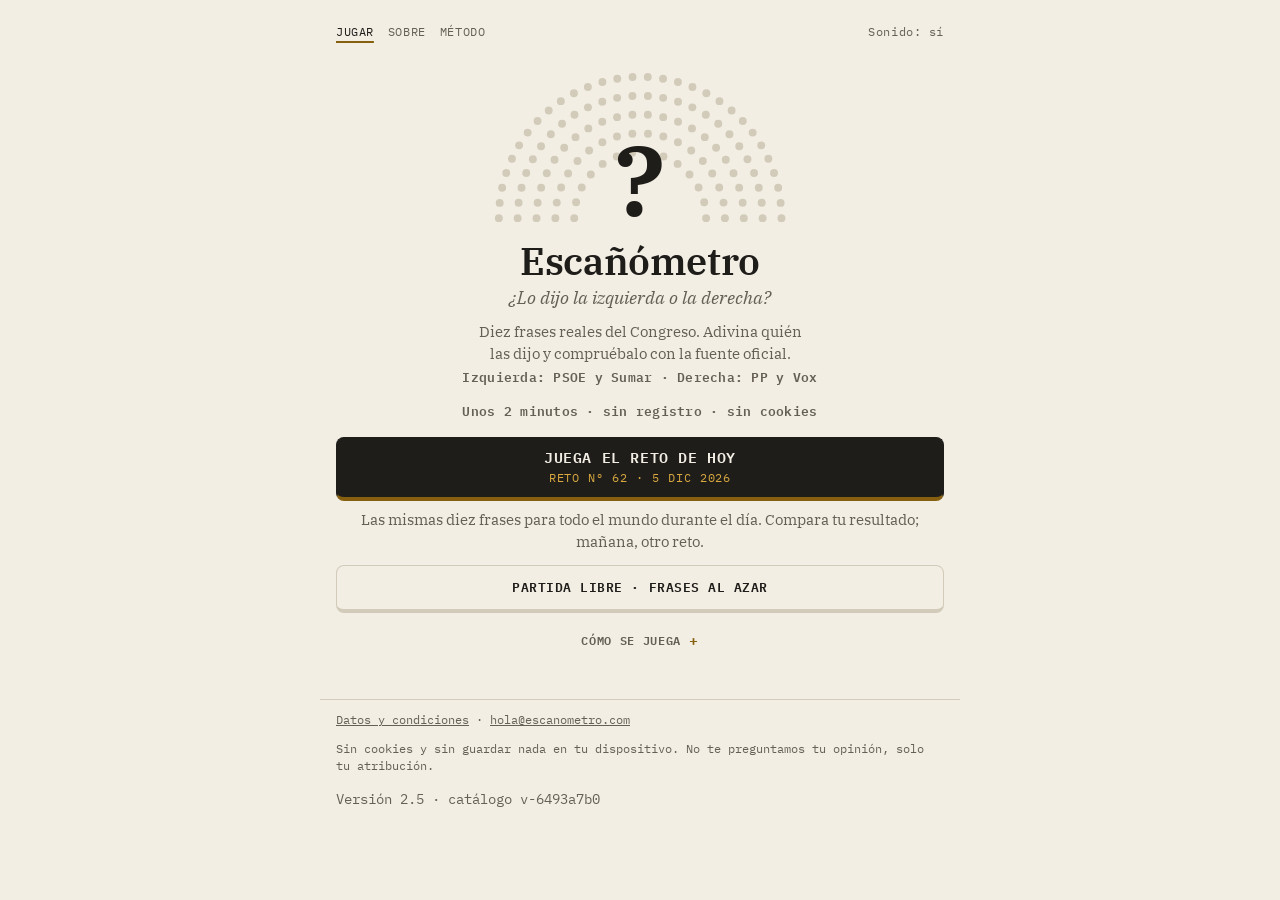
<file: web/index.html>
<!doctype html>
<html lang="es">
<head>
  <meta charset="utf-8">
  <meta name="viewport" content="width=device-width, initial-scale=1">
  <link rel="canonical" href="https://escanometro.com/">
  <script type="application/ld+json">
  {"@context": "https://schema.org", "@graph": [
   {"@type": "WebSite", "@id": "https://escanometro.com/#sitio", "name": "Escañómetro",
    "alternateName": "Escanometro", "url": "https://escanometro.com/", "inLanguage": "es-ES"},
   {"@type": "WebApplication", "name": "Escañómetro", "isPartOf": {"@id": "https://escanometro.com/#sitio"},
    "url": "https://escanometro.com/", "inLanguage": "es-ES",
    "applicationCategory": "GameApplication", "operatingSystem": "Cualquiera (navegador web)",
    "isAccessibleForFree": true, "offers": {"@type": "Offer", "price": "0", "priceCurrency": "EUR"},
    "spatialCoverage": {"@type": "Country", "name": "España"},
    "description": "Frases literales del Diario de Sesiones del Congreso de los Diputados de España sobre vivienda, sanidad y pensiones. El jugador adivina si las dijo la izquierda (PSOE, Sumar) o la derecha (PP, Vox) y lo comprueba con la fuente oficial."}
  ]}
  </script>
  <title>Escañómetro: ¿lo dijo la izquierda o la derecha?</title>
  <meta name="description" content="Escañómetro: frases reales del Congreso de los Diputados de España sobre vivienda, sanidad y pensiones. ¿Las dijo la izquierda o la derecha? Juega y compruébalo con la fuente oficial.">
  <meta property="og:type" content="website">
  <meta property="og:locale" content="es_ES">
  <meta property="og:site_name" content="Escañómetro">
  <meta property="og:title" content="Escañómetro: ¿lo dijo la izquierda o la derecha?">
  <meta property="og:description" content="Frases reales del Congreso de los Diputados de España. Desliza cada una hacia el bloque que crees que la dijo, apuesta y compruébalo con la fuente oficial.">
  <meta property="og:url" content="https://escanometro.com/">
  <meta property="og:image" content="https://escanometro.com/og.png">
  <meta property="og:image:width" content="1200">
  <meta property="og:image:height" content="630">
  <meta property="og:image:alt" content="Escañómetro. Congreso de los Diputados, España. ¿Lo dijo la izquierda o la derecha? Un hemiciclo con un interrogante.">
  <meta name="twitter:card" content="summary_large_image">
  <link rel="stylesheet" href="style.css">
  <link rel="icon" href="/favicon.ico" sizes="48x48">
  <link rel="icon" href="/favicon-96.png" type="image/png" sizes="96x96">
  <link rel="apple-touch-icon" href="apple-touch-icon.png">
  <link rel="manifest" href="manifest.webmanifest">
  <meta name="theme-color" content="#F2EEE4" media="(prefers-color-scheme: light)">
  <meta name="theme-color" content="#171614" media="(prefers-color-scheme: dark)">
</head>
<body>
  <nav class="menu">
    <a href="./" aria-current="page">Jugar</a><a href="sobre.html">Sobre</a><a href="metodologia.html">Método</a>
    <button id="sonido" class="sonido" aria-pressed="true" title="Activar o silenciar el sonido y la vibración">Sonido: sí</button>
  </nav>

  <main id="app">
    <section id="inicio" class="pantalla">
      <svg id="logo" class="logo" viewBox="0 0 340 190" role="img" aria-label="Escañómetro"></svg>
      <h1>Escañómetro</h1>
      <p class="lema">¿Lo dijo la izquierda o la derecha?</p>
      <p class="entrada">Diez frases reales del Congreso. Adivina quién las dijo y compruébalo con la fuente oficial.</p>
      <p class="leyenda">Izquierda: PSOE y Sumar · Derecha: PP y Vox</p>
      <p class="leyenda">Unos 2 minutos · sin registro · sin cookies</p>
      <div id="error-catalogo" class="error-catalogo" hidden>
        <p id="error-rotulo" class="error-rotulo"></p>
        <p id="error-texto" class="error-texto"></p>
        <button id="reintentar" class="tecla principal">Reintentar</button>
      </div>
      <button id="empezar" class="tecla principal reto-boton"><span>Juega el reto de hoy</span><small id="reto-num">Reto nº 1</small></button>
      <p class="reto-explica">Las mismas diez frases para todo el mundo durante el día. Compara tu resultado; mañana, otro reto.</p>
      <button id="libre" class="tecla libre-boton">Partida libre · frases al azar</button>
      <details class="como">
        <summary>Cómo se juega</summary>
        <div class="como-texto">
          <p>Desliza cada ficha hacia el bloque que crees que la dijo y mira la aguja: un poco es
             <b>creo que</b>, hasta el fondo es <b>seguro</b>.</p>
          <p class="regla"><span>Creo que</span> acierto +1 · fallo 0<br><span>Seguro</span> acierto +2 · fallo −2</p>
          <p class="nota">Frases sobre sanidad, vivienda y pensiones de la XV Legislatura (2023-2026).
             Cada una enlaza a su fuente oficial.</p>
        </div>
      </details>
    </section>

    <section id="juego" class="pantalla" hidden>
      <header class="visor">
        <span><span id="contador">FRASE 01/10</span> · <span id="marcador-vivo" class="marcador-vivo">0 pts</span></span>
        <ol id="progreso" class="progreso" aria-label="Progreso de la ronda"></ol>
        <span id="lectura" aria-live="polite">EN REPOSO</span>
      </header>
      <div class="esfera">
        <svg id="medidor" class="medidor" viewBox="0 0 340 196" aria-hidden="true"></svg>
        <p class="placa" aria-hidden="true">Escañómetro · Mod. XV</p>
      </div>

      <article id="tarjeta" tabindex="0" aria-label="Frase. Desliza a izquierda o derecha.">
        <span id="tema" class="pestana"></span>
        <div id="giro">
          <div class="cara frente">
            <div class="ficha-cab"><span>Diario de Sesiones</span><span id="registro-num"></span></div>
            <blockquote id="frase" class="frase"></blockquote>
            <div class="ficha-pie"><span id="ficha-num"></span><span>Congreso de los Diputados</span></div>
          </div>
          <div class="cara dorso">
            <div class="ficha-cab"><span>Registro</span><span id="tema-dorso"></span></div>
            <blockquote id="frase-dorso" class="frase-dorso"></blockquote>
            <div class="registro-fila">
              <dl class="registro">
                <dt>Lo dijo</dt><dd id="autor"></dd>
                <dt>Grupo</dt><dd id="bloque"></dd>
                <dt>Fecha</dt><dd id="fecha"></dd>
                <dt>Tu apuesta</dt><dd id="apuesta"></dd>
              </dl>
              <div id="sello" class="sello"></div>
              <figure id="retrato" class="retrato" hidden>
                <figcaption>Foto: Congreso</figcaption>
              </figure>
            </div>
            <div class="dorso-pie">
              <a id="fuente" class="fuente" target="_blank" rel="noopener">Leer en el Diario de Sesiones ↗</a>
              <button id="abrir-aviso" class="enlace aviso-enlace" type="button">¿Error en esta frase?</button>
            </div>
          </div>
        </div>
      </article>

      <div id="botones-lado" class="teclado">
        <button class="tecla" data-lado="IZQ" data-confianza="2" aria-label="Seguro: izquierda"><small><span class="flecha" aria-hidden="true">«</span>Seguro</small>Izquierda</button>
        <button class="tecla" data-lado="IZQ" data-confianza="1" aria-label="Creo que: izquierda"><small><span class="flecha" aria-hidden="true">‹</span>Creo que</small>Izquierda</button>
        <button class="tecla" data-lado="DER" data-confianza="1" aria-label="Creo que: derecha"><small>Creo que<span class="flecha" aria-hidden="true">›</span></small>Derecha</button>
        <button class="tecla" data-lado="DER" data-confianza="2" aria-label="Seguro: derecha"><small>Seguro<span class="flecha" aria-hidden="true">»</span></small>Derecha</button>
      </div>
      <div id="revelacion" hidden>
        <button id="siguiente" class="tecla principal">Siguiente</button>
      </div>
      <p id="pista-gesto" class="pista-gesto" hidden>Desliza la ficha · poco = creo que · al fondo = seguro</p>
      <p class="teclas-ayuda">
        <span><kbd>←</kbd><kbd>→</kbd> creo que</span>
        <span><kbd class="ancha">⇧ Mayús</kbd>+<kbd>←</kbd><kbd>→</kbd> seguro</span>
        <span><kbd class="ancha">Intro ↵</kbd> siguiente</span>
      </p>
      <p class="terminar"><button id="terminar" class="enlace">Terminar y ver mi puntuación</button></p>
    </section>

    <section id="final" class="pantalla" hidden>
      <header class="visor"><span>Resultado</span><span id="final-version"></span></header>
      <div id="titulo-final" class="titulo-final" hidden>
        <p class="titulo-sello" id="titulo-sello"></p>
        <p class="titulo-texto" id="titulo-texto"></p>
      </div>
      <div class="marcador">
        <div><span class="etq">Puntos</span><span id="puntuacion" class="cifra"></span></div>
        <div><span class="etq">Aciertos</span><span id="aciertos-final" class="cifra"></span></div>
        <div><span class="etq">Fallos seguro</span><span id="fallos-final" class="cifra"></span></div>
      </div>
      <p id="tira" class="tira" aria-label="Resumen de la partida"></p>
      <div id="por-tema" class="por-tema" hidden>
        <p class="por-tema-rotulo">Dónde aciertas y dónde te engañan</p>
        <ul id="por-tema-filas" class="por-tema-filas"></ul>
        <p id="por-tema-frase" class="por-tema-frase"></p>
      </div>
      <p id="resumen" class="resumen"></p>
      <p id="percentil" class="nota"></p>
      <p id="manana" class="nota manana" hidden></p>
      <p id="aviso-repeticion" class="nota destacado" hidden></p>
      <div class="acciones">
        <button id="compartir" class="tecla">Compartir</button>
        <button id="otra" class="tecla principal">Partida libre</button>
      </div>
      <button id="guardar-imagen" class="enlace guardar-imagen">Guardar la imagen del resultado</button>
      <div id="sorpresa" class="sorpresa" hidden>
        <p class="sorpresa-rotulo">Tu sorpresa</p>
        <p id="sorpresa-texto" class="sorpresa-texto"></p>
        <button id="compartir-sorpresa" class="tecla">Compartir mi sorpresa</button>
        <p id="sorpresa-nota" class="nota"></p>
      </div>
      <p id="copiado" class="nota" aria-live="polite"></p>
      <div id="repaso" class="repaso" hidden>
        <h2 class="repaso-titulo">Repaso de la partida</h2>
        <ol id="repaso-lista" class="repaso-lista"></ol>
      </div>
    </section>
  </main>

  <dialog id="dialogo-aviso" class="dialogo">
    <form id="form-aviso" method="dialog">
      <h2>Avisar de un error</h2>
      <p class="nota">Anónimo: no pedimos tu correo ni ningún dato tuyo. Comprobamos la frase
         contra el Diario de Sesiones y la corregimos o la retiramos.</p>
      <fieldset>
        <legend>¿Qué falla?</legend>
        <label><input type="radio" name="motivo" value="atribucion" required> No lo dijo esa persona</label>
        <label><input type="radio" name="motivo" value="transcripcion"> El texto no es exacto</label>
        <label><input type="radio" name="motivo" value="contexto"> Fuera de contexto cambia el sentido</label>
        <label><input type="radio" name="motivo" value="otro"> Otra cosa</label>
      </fieldset>
      <label class="campo">Detalle (opcional, no incluyas datos personales)
        <textarea name="texto" maxlength="500" rows="3"></textarea>
      </label>
      <p id="aviso-estado" class="nota" aria-live="polite"></p>
      <div class="acciones">
        <button type="button" id="cancelar-aviso" class="tecla">Cancelar</button>
        <button type="submit" id="enviar-aviso" class="tecla principal">Enviar aviso</button>
      </div>
    </form>
  </dialog>

  <footer>
    <p><a href="datos.html">Datos y condiciones</a> · <a href="mailto:hola@escanometro.com">hola@escanometro.com</a></p>
    <p>Sin cookies y sin guardar nada en tu dispositivo. No te preguntamos tu opinión, solo tu atribución.</p>
    <p id="version" class="nota"></p>
  </footer>
  <script src="medir.js" defer></script>
  <script src="app.js"></script>
</body>
</html>
</file>
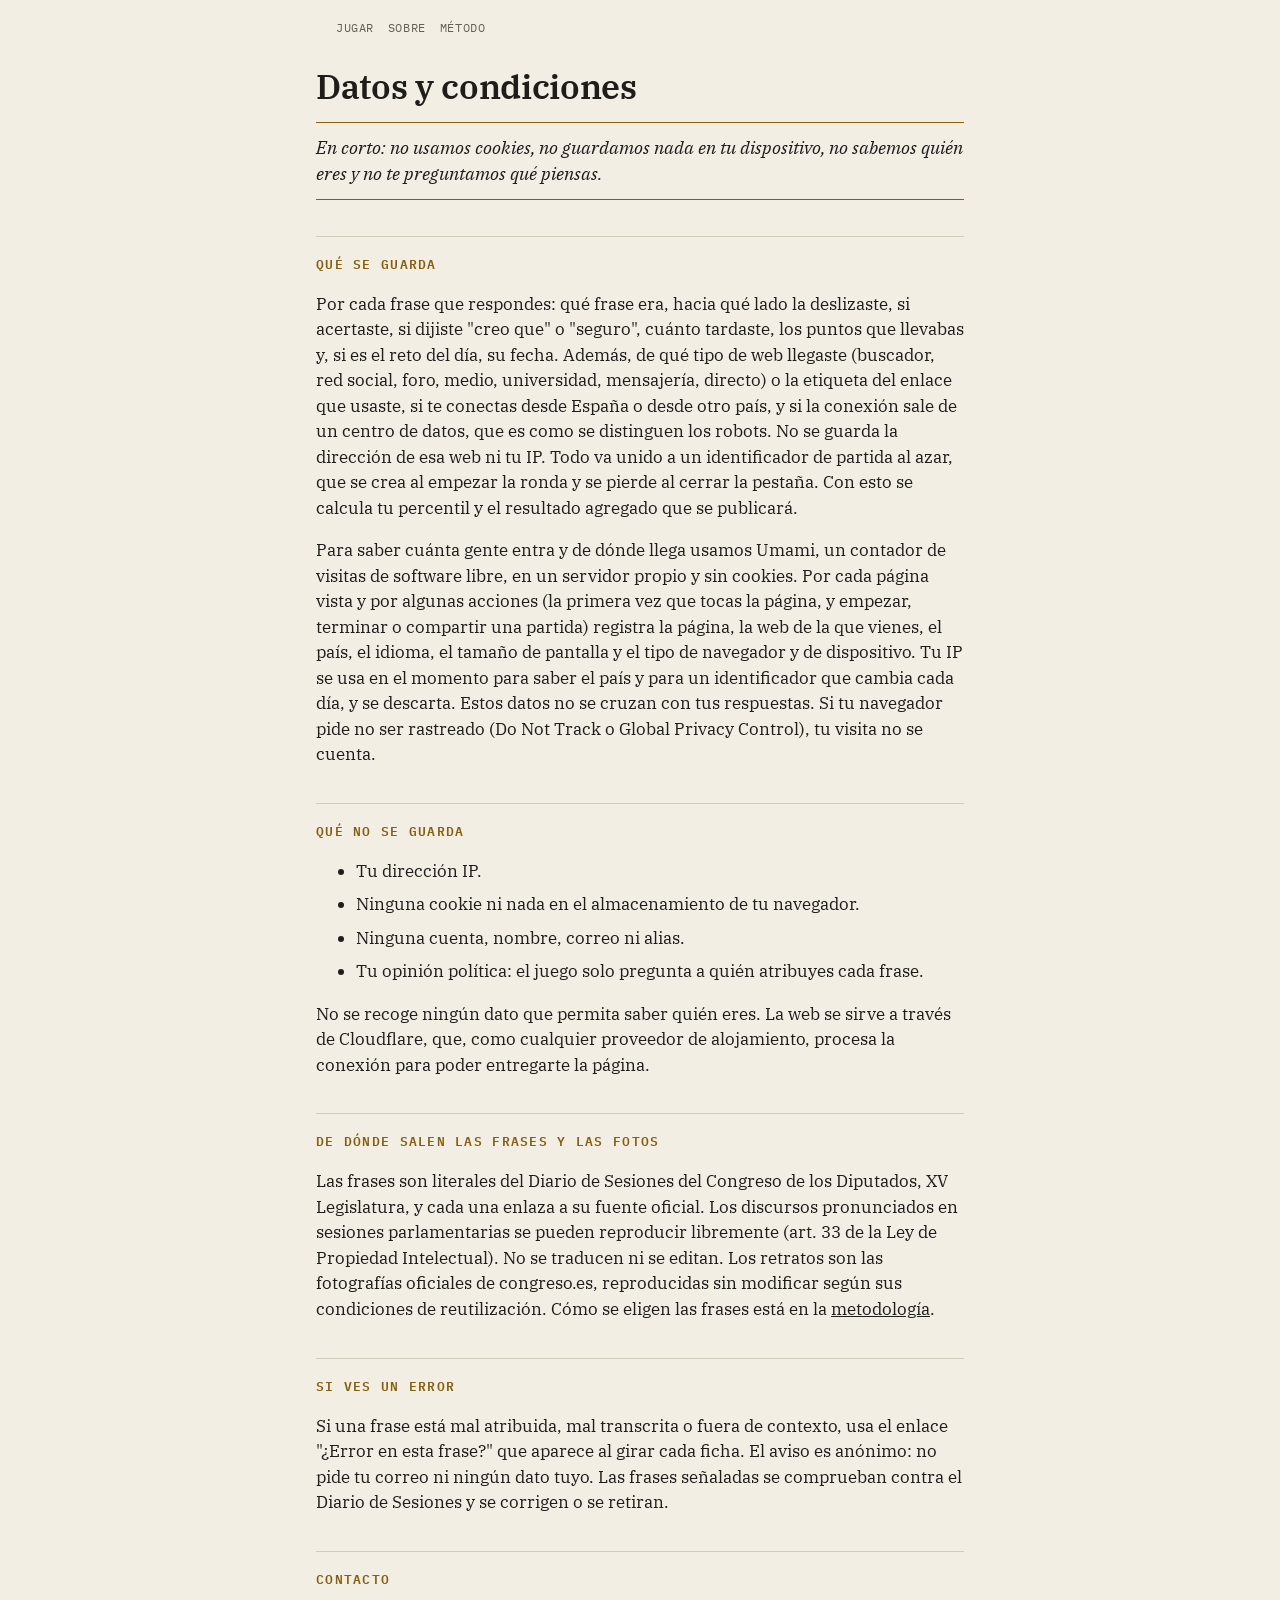
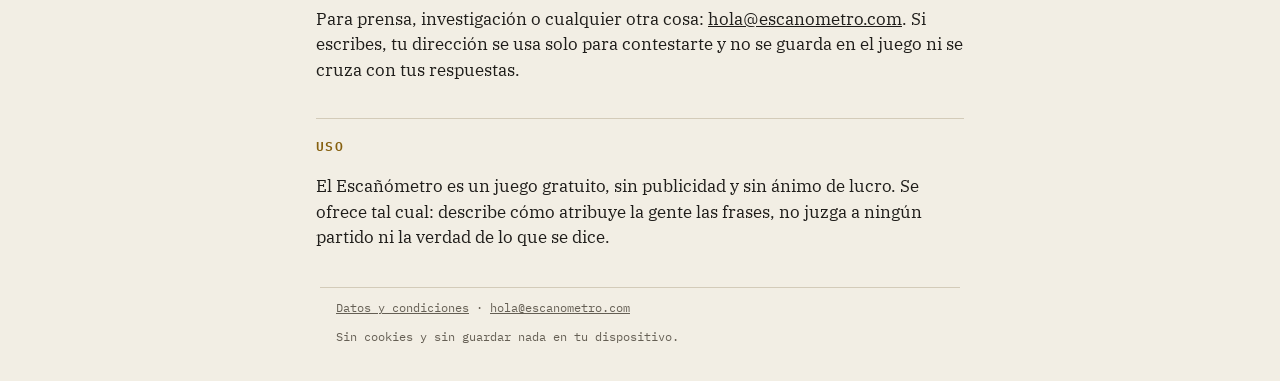
<file: web/datos.html>
<!doctype html>
<html lang="es">
<head>
  <meta charset="utf-8">
  <meta name="viewport" content="width=device-width, initial-scale=1">
  <link rel="canonical" href="https://escanometro.com/datos.html">
  <title>Datos y condiciones · Escañómetro</title>
  <meta name="description" content="Qué guarda el Escañómetro, qué no guarda, de dónde salen las frases y cómo avisar de un error.">
  <meta property="og:type" content="website">
  <meta property="og:locale" content="es_ES">
  <meta property="og:site_name" content="Escañómetro">
  <meta property="og:title" content="Escañómetro: ¿lo dijo la izquierda o la derecha?">
  <meta property="og:description" content="Frases reales del Congreso de los Diputados de España. Desliza cada una hacia el bloque que crees que la dijo, apuesta y compruébalo con la fuente oficial.">
  <meta property="og:url" content="https://escanometro.com/datos.html">
  <meta property="og:image" content="https://escanometro.com/og.png">
  <meta property="og:image:width" content="1200">
  <meta property="og:image:height" content="630">
  <meta property="og:image:alt" content="Escañómetro. Congreso de los Diputados, España. ¿Lo dijo la izquierda o la derecha? Un hemiciclo con un interrogante.">
  <meta name="twitter:card" content="summary_large_image">
  <link rel="stylesheet" href="style.css">
  <link rel="icon" href="/favicon.ico" sizes="48x48">
  <link rel="icon" href="/favicon-96.png" type="image/png" sizes="96x96">
  <link rel="apple-touch-icon" href="apple-touch-icon.png">
  <link rel="manifest" href="manifest.webmanifest">
  <meta name="theme-color" content="#F2EEE4" media="(prefers-color-scheme: light)">
  <meta name="theme-color" content="#171614" media="(prefers-color-scheme: dark)">
</head>
<body>
  <nav class="menu"><a href="./">Jugar</a><a href="sobre.html">Sobre</a><a href="metodologia.html">Método</a></nav>
  <main class="prosa">
    <h1>Datos y condiciones</h1>

    <p class="destacado">En corto: no usamos cookies, no guardamos nada en tu dispositivo,
       no sabemos quién eres y no te preguntamos qué piensas.</p>

    <h2>Qué se guarda</h2>
    <p>Por cada frase que respondes: qué frase era, hacia qué lado la deslizaste, si
       acertaste, si dijiste "creo que" o "seguro", cuánto tardaste, los puntos que llevabas y,
       si es el reto del día, su fecha. Además, de qué tipo de web llegaste (buscador, red
       social, foro, medio, universidad, mensajería, directo) o la etiqueta del enlace que
       usaste, si te conectas desde España o desde otro país, y si la conexión sale de un
       centro de datos, que es como se distinguen los robots. No se guarda la dirección
       de esa web ni tu IP. Todo va unido a un
       identificador de partida al azar, que se crea al empezar la ronda y se pierde al
       cerrar la pestaña. Con esto se calcula tu percentil y el resultado agregado que se
       publicará.</p>
    <p>Para saber cuánta gente entra y de dónde llega usamos Umami, un contador de visitas
       de software libre, en un servidor propio y sin cookies. Por cada página vista y por
       algunas acciones (la primera vez que tocas la página, y empezar, terminar o compartir
       una partida) registra la página, la
       web de la que vienes, el país, el idioma, el tamaño de pantalla y el tipo de
       navegador y de dispositivo. Tu IP se usa en el momento para saber el país y para un
       identificador que cambia cada día, y se descarta. Estos datos no se cruzan con tus
       respuestas. Si tu navegador pide no ser rastreado (Do Not Track o Global Privacy
       Control), tu visita no se cuenta.</p>

    <h2>Qué no se guarda</h2>
    <ul>
      <li>Tu dirección IP.</li>
      <li>Ninguna cookie ni nada en el almacenamiento de tu navegador.</li>
      <li>Ninguna cuenta, nombre, correo ni alias.</li>
      <li>Tu opinión política: el juego solo pregunta a quién atribuyes cada frase.</li>
    </ul>
    <p>No se recoge ningún dato que permita saber quién eres. La web se sirve a través de Cloudflare, que, como cualquier proveedor
       de alojamiento, procesa la conexión para poder entregarte la página.</p>

    <h2>De dónde salen las frases y las fotos</h2>
    <p>Las frases son literales del Diario de Sesiones del Congreso de los Diputados, XV
       Legislatura, y cada una enlaza a su fuente oficial. Los discursos pronunciados en
       sesiones parlamentarias se pueden reproducir libremente (art. 33 de la Ley de
       Propiedad Intelectual). No se traducen ni se editan. Los retratos son las fotografías
       oficiales de congreso.es, reproducidas sin modificar según sus condiciones de
       reutilización. Cómo se eligen las frases está en la <a href="metodologia.html">metodología</a>.</p>

    <h2>Si ves un error</h2>
    <p>Si una frase está mal atribuida, mal transcrita o fuera de contexto, usa el enlace
       "¿Error en esta frase?" que aparece al girar cada ficha. El aviso es anónimo: no
       pide tu correo ni ningún dato tuyo. Las frases señaladas se comprueban contra el
       Diario de Sesiones y se corrigen o se retiran.</p>

    <h2>Contacto</h2>
    <p>Para prensa, investigación o cualquier otra cosa:
       <a href="mailto:hola@escanometro.com">hola@escanometro.com</a>. Si escribes, tu
       dirección se usa solo para contestarte y no se guarda en el juego ni se cruza con
       tus respuestas.</p>

    <h2>Uso</h2>
    <p>El Escañómetro es un juego gratuito, sin publicidad y sin ánimo de lucro. Se ofrece
       tal cual: describe cómo atribuye la gente las frases, no juzga a ningún partido ni
       la verdad de lo que se dice.</p>
  </main>
  <footer>
    <p><a href="datos.html">Datos y condiciones</a> · <a href="mailto:hola@escanometro.com">hola@escanometro.com</a></p>
    <p>Sin cookies y sin guardar nada en tu dispositivo.</p>
  </footer>
  <script src="medir.js" defer></script>
</body>
</html>
</file>
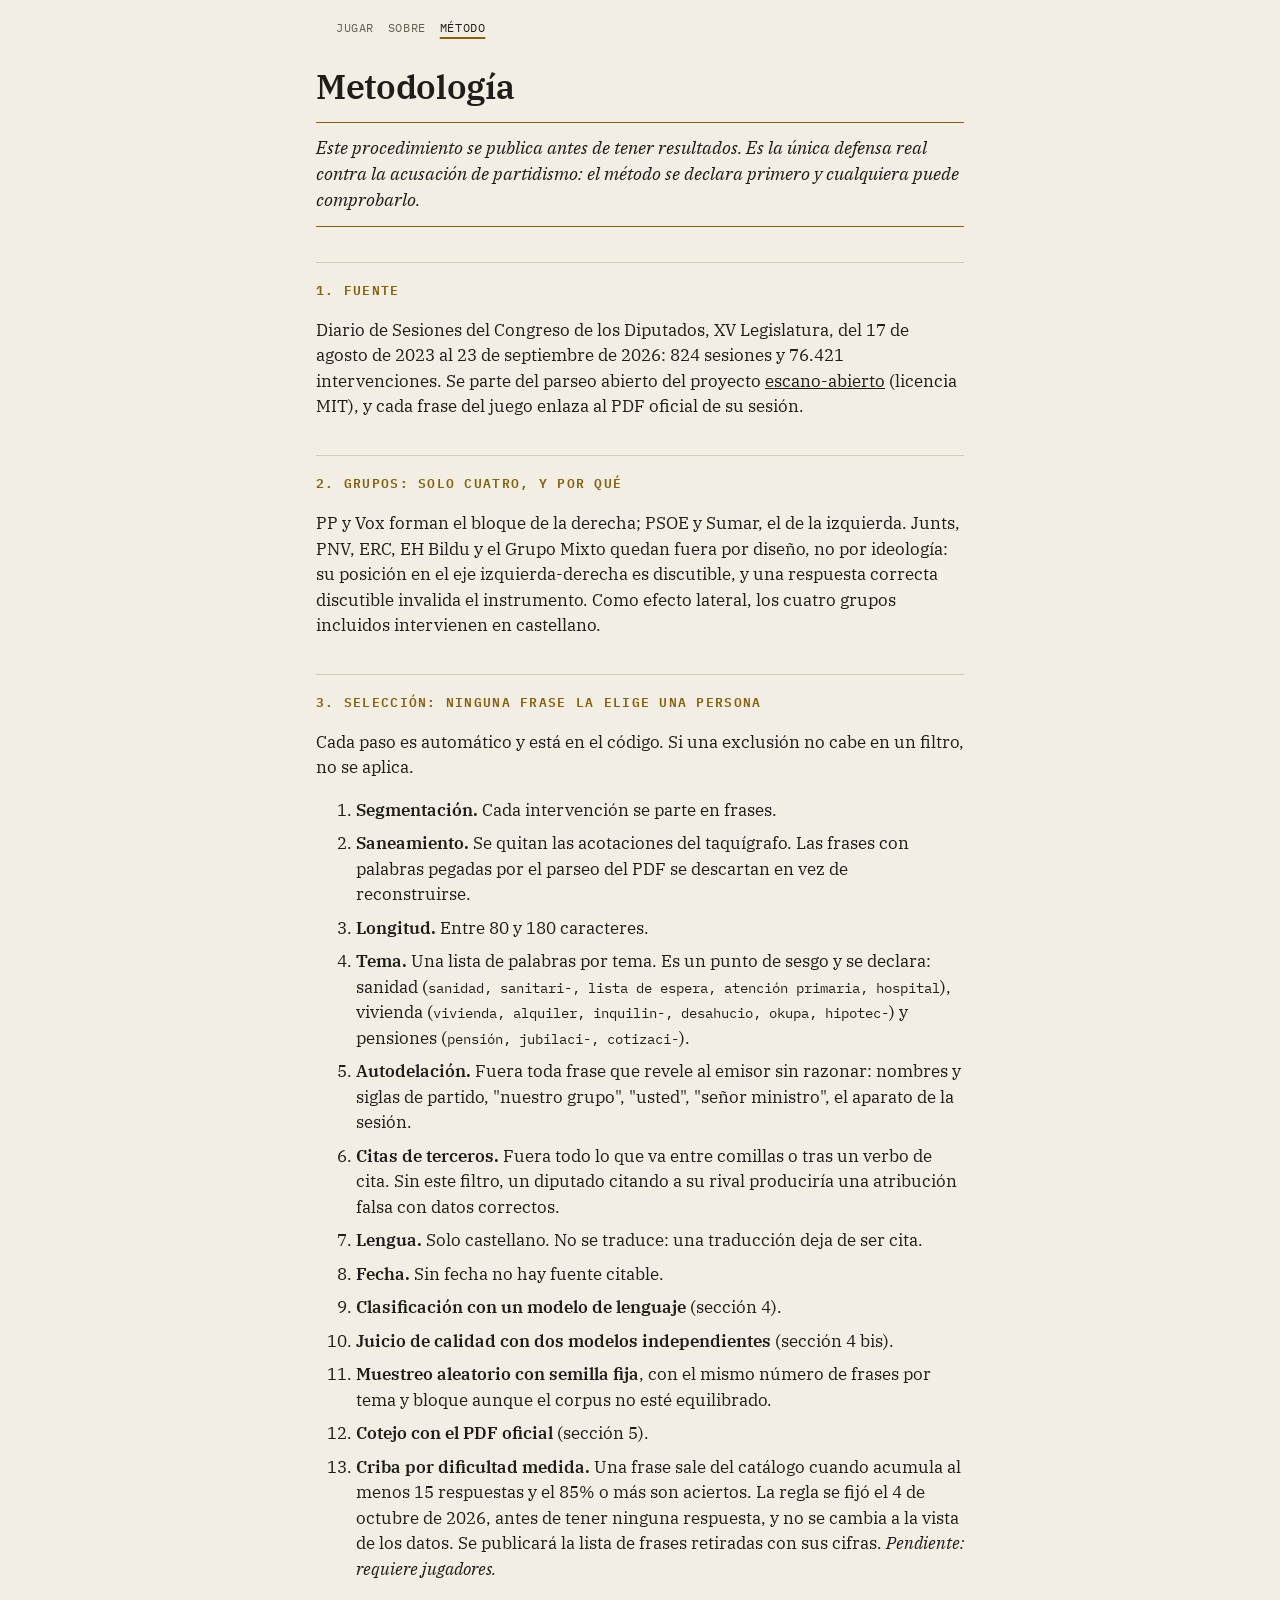
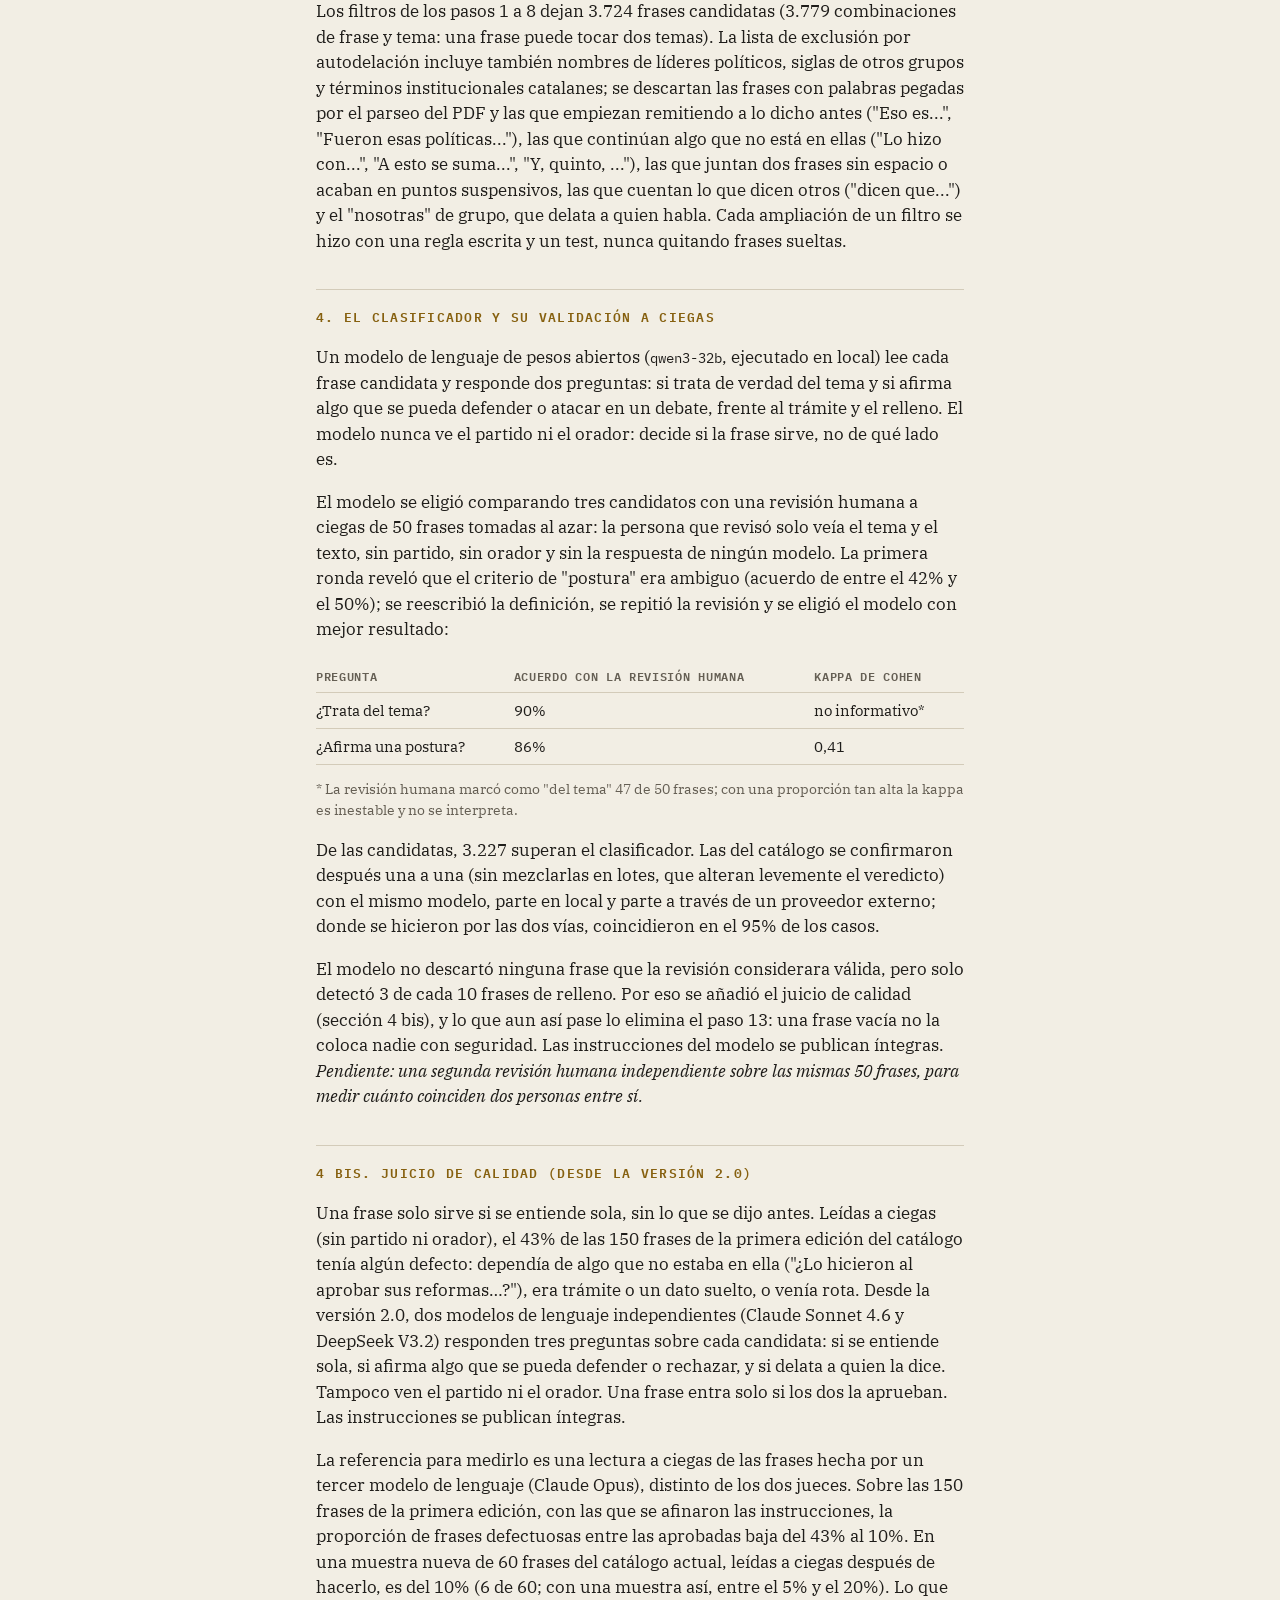
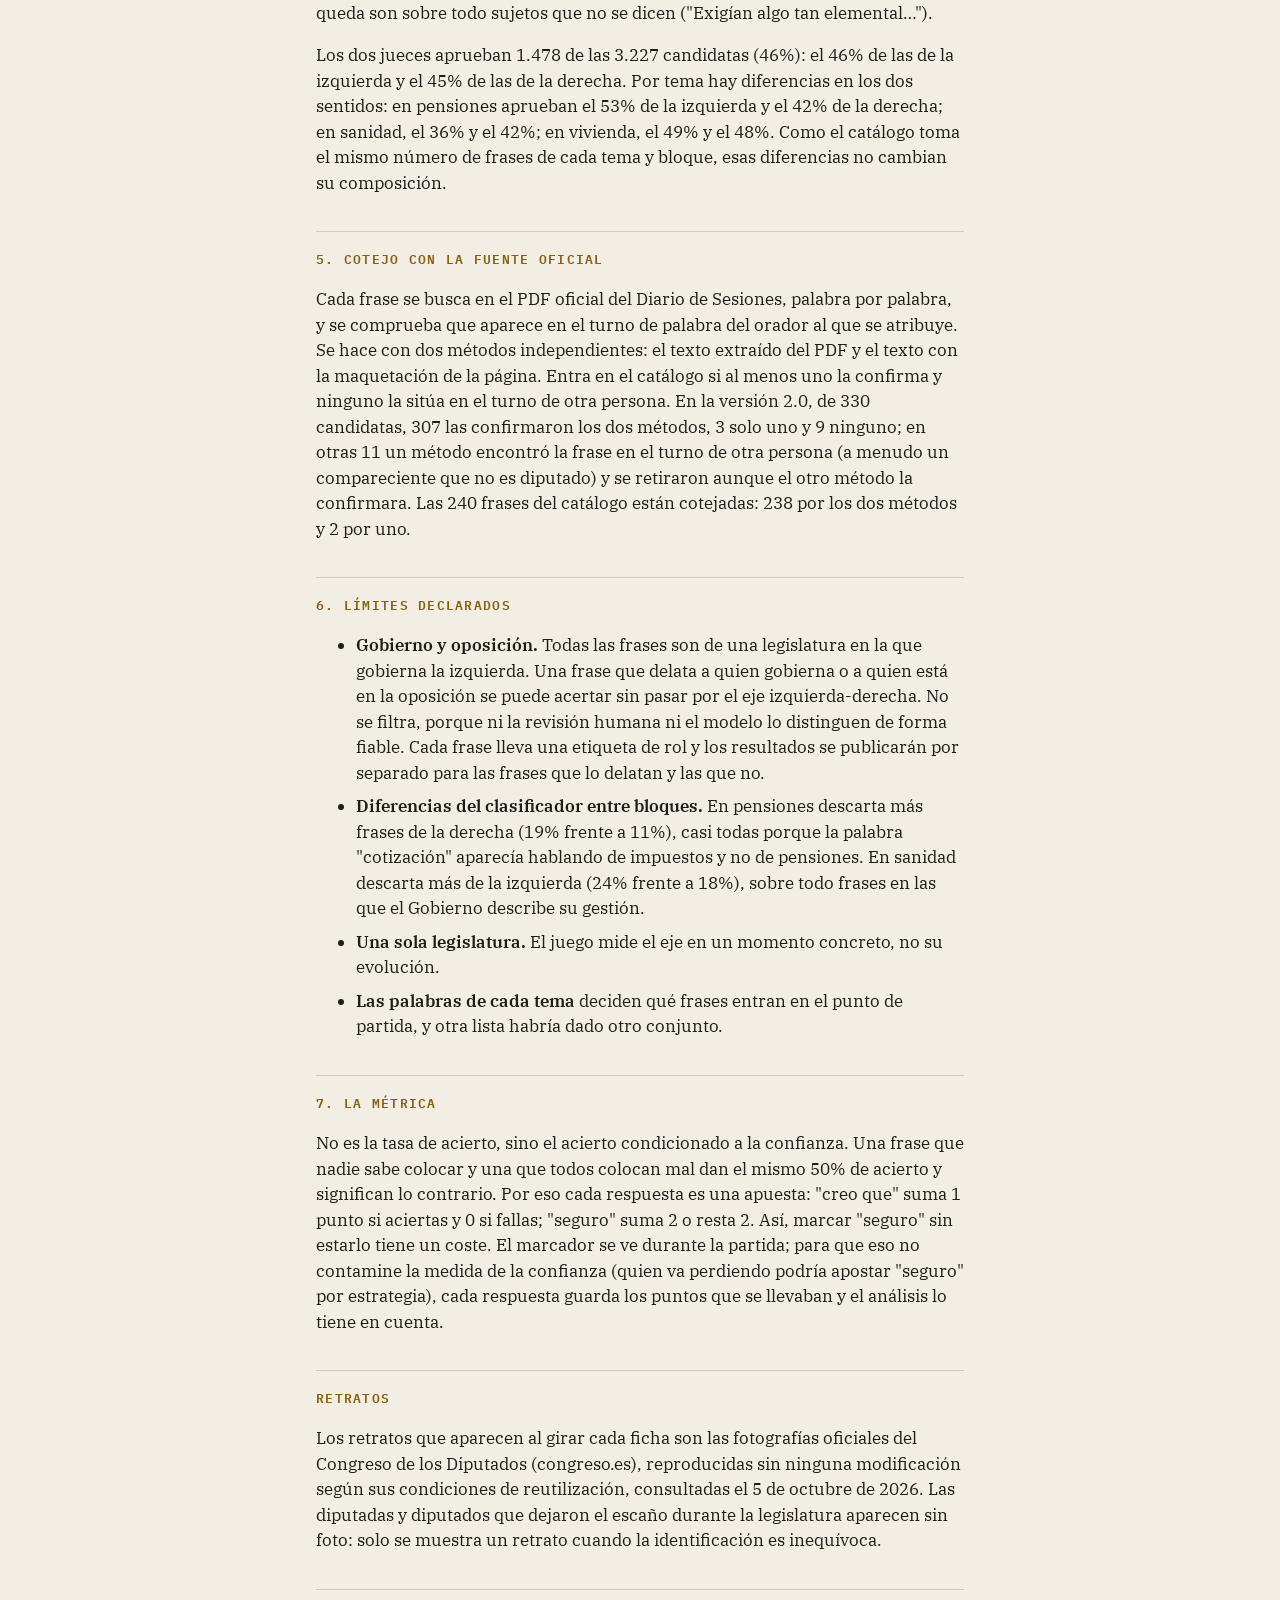
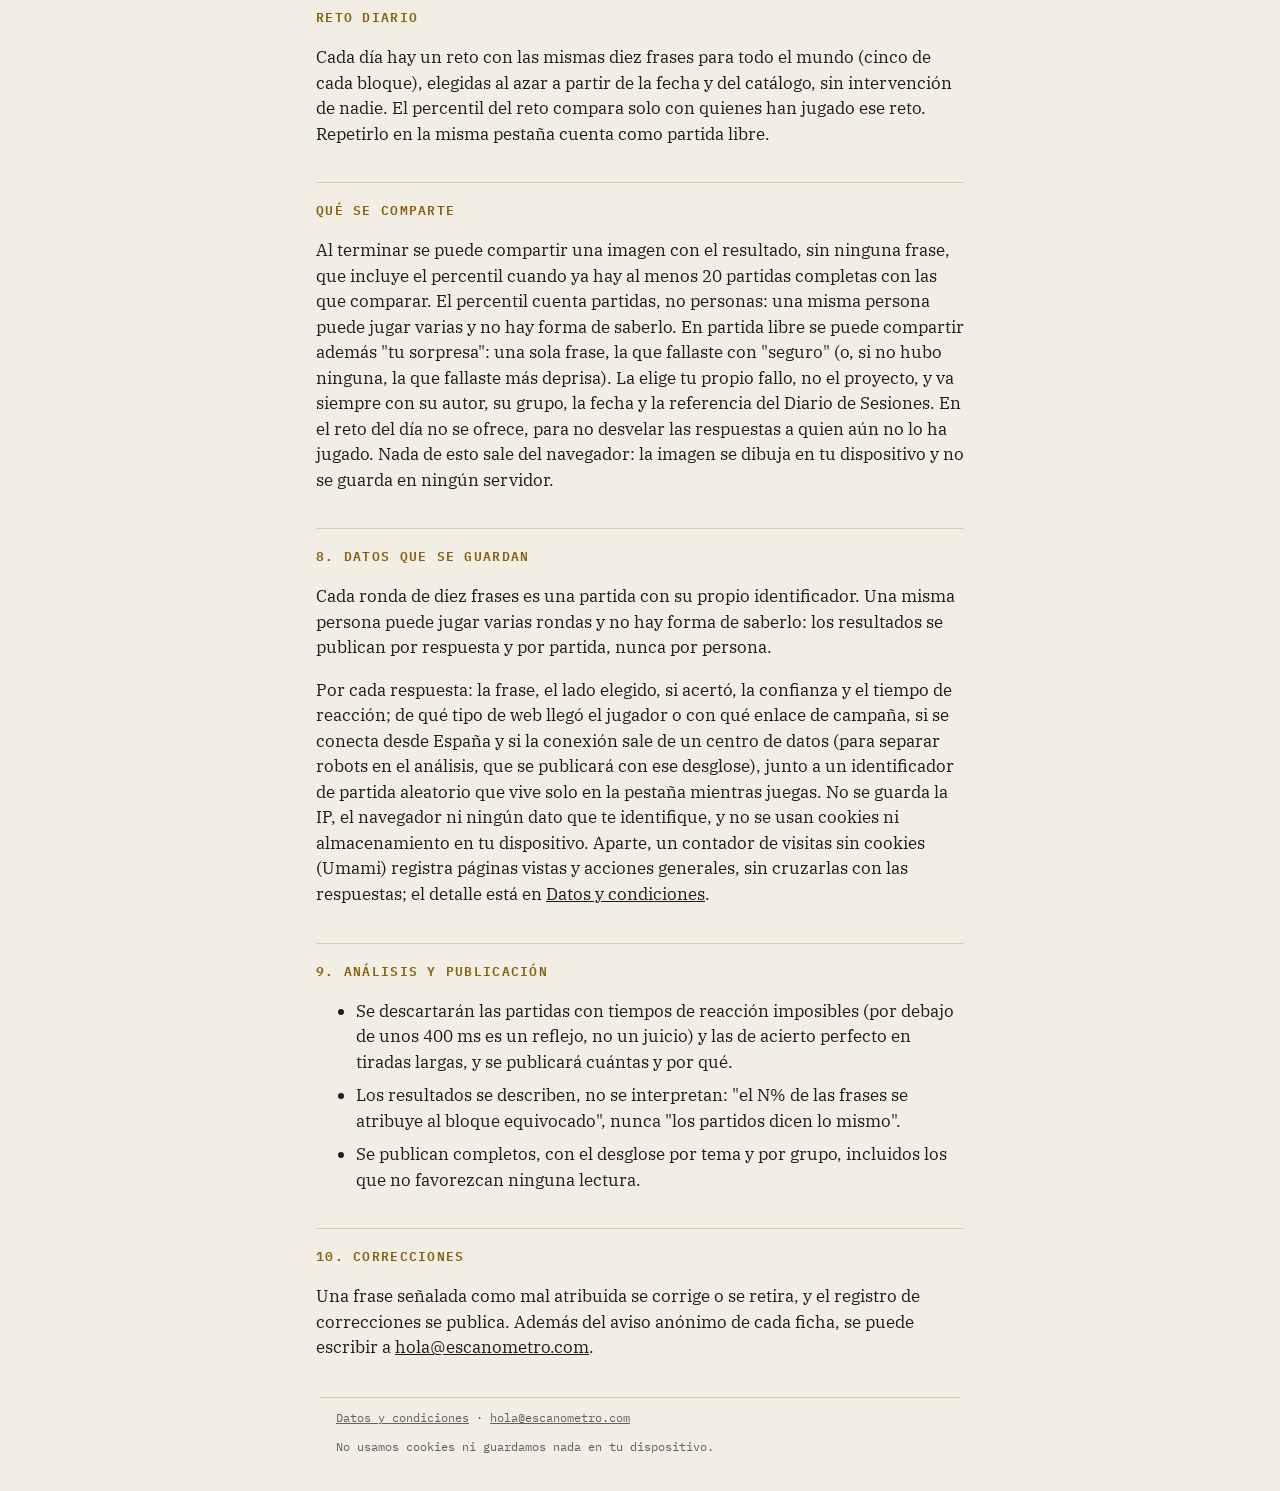
<file: web/metodologia.html>
<!doctype html>
<html lang="es">
<head>
  <meta charset="utf-8">
  <meta name="viewport" content="width=device-width, initial-scale=1">
  <link rel="canonical" href="https://escanometro.com/metodologia.html">
  <title>Metodología · Escañómetro</title>
  <meta name="description" content="Cómo se seleccionan las frases, cómo se validó el clasificador y qué límites tiene el método. Publicado antes de tener resultados.">
  <meta property="og:type" content="website">
  <meta property="og:locale" content="es_ES">
  <meta property="og:site_name" content="Escañómetro">
  <meta property="og:title" content="Escañómetro: ¿lo dijo la izquierda o la derecha?">
  <meta property="og:description" content="Frases reales del Congreso de los Diputados de España. Desliza cada una hacia el bloque que crees que la dijo, apuesta y compruébalo con la fuente oficial.">
  <meta property="og:url" content="https://escanometro.com/metodologia.html">
  <meta property="og:image" content="https://escanometro.com/og.png">
  <meta property="og:image:width" content="1200">
  <meta property="og:image:height" content="630">
  <meta property="og:image:alt" content="Escañómetro. Congreso de los Diputados, España. ¿Lo dijo la izquierda o la derecha? Un hemiciclo con un interrogante.">
  <meta name="twitter:card" content="summary_large_image">
  <link rel="stylesheet" href="style.css">
  <link rel="icon" href="/favicon.ico" sizes="48x48">
  <link rel="icon" href="/favicon-96.png" type="image/png" sizes="96x96">
  <link rel="apple-touch-icon" href="apple-touch-icon.png">
  <link rel="manifest" href="manifest.webmanifest">
  <meta name="theme-color" content="#F2EEE4" media="(prefers-color-scheme: light)">
  <meta name="theme-color" content="#171614" media="(prefers-color-scheme: dark)">
</head>
<body>
  <nav class="menu"><a href="./">Jugar</a><a href="sobre.html">Sobre</a><a href="metodologia.html" aria-current="page">Método</a></nav>
  <main class="prosa">
    <h1>Metodología</h1>

    <p class="destacado">Este procedimiento se publica antes de tener resultados. Es la
       única defensa real contra la acusación de partidismo: el método se declara primero
       y cualquiera puede comprobarlo.</p>

    <h2>1. Fuente</h2>
    <p>Diario de Sesiones del Congreso de los Diputados, XV Legislatura, del 17 de agosto
       de 2023 al 23 de septiembre de 2026: 824 sesiones y 76.421 intervenciones. Se parte
       del parseo abierto del proyecto
       <a href="https://github.com/jorgegarcelan/escano-abierto">escano-abierto</a> (licencia MIT), y cada frase del
       juego enlaza al PDF oficial de su sesión.</p>

    <h2>2. Grupos: solo cuatro, y por qué</h2>
    <p>PP y Vox forman el bloque de la derecha; PSOE y Sumar, el de la izquierda. Junts,
       PNV, ERC, EH Bildu y el Grupo Mixto quedan fuera por diseño, no por ideología: su
       posición en el eje izquierda-derecha es discutible, y una respuesta correcta
       discutible invalida el instrumento. Como efecto lateral, los cuatro grupos
       incluidos intervienen en castellano.</p>

    <h2>3. Selección: ninguna frase la elige una persona</h2>
    <p>Cada paso es automático y está en el código. Si una exclusión no cabe en un
       filtro, no se aplica.</p>
    <ol>
      <li><strong>Segmentación.</strong> Cada intervención se parte en frases.</li>
      <li><strong>Saneamiento.</strong> Se quitan las acotaciones del taquígrafo. Las
          frases con palabras pegadas por el parseo del PDF se descartan en vez de
          reconstruirse.</li>
      <li><strong>Longitud.</strong> Entre 80 y 180 caracteres.</li>
      <li><strong>Tema.</strong> Una lista de palabras por tema. Es un punto de sesgo y
          se declara: sanidad (<code>sanidad, sanitari-, lista de espera, atención
          primaria, hospital</code>), vivienda (<code>vivienda, alquiler, inquilin-,
          desahucio, okupa, hipotec-</code>) y pensiones (<code>pensión, jubilaci-,
          cotizaci-</code>).</li>
      <li><strong>Autodelación.</strong> Fuera toda frase que revele al emisor sin
          razonar: nombres y siglas de partido, "nuestro grupo", "usted", "señor
          ministro", el aparato de la sesión.</li>
      <li><strong>Citas de terceros.</strong> Fuera todo lo que va entre comillas o tras
          un verbo de cita. Sin este filtro, un diputado citando a su rival produciría
          una atribución falsa con datos correctos.</li>
      <li><strong>Lengua.</strong> Solo castellano. No se traduce: una traducción deja
          de ser cita.</li>
      <li><strong>Fecha.</strong> Sin fecha no hay fuente citable.</li>
      <li><strong>Clasificación con un modelo de lenguaje</strong> (sección 4).</li>
      <li><strong>Juicio de calidad con dos modelos independientes</strong> (sección 4 bis).</li>
      <li><strong>Muestreo aleatorio con semilla fija</strong>, con el mismo número de
          frases por tema y bloque aunque el corpus no esté equilibrado.</li>
      <li><strong>Cotejo con el PDF oficial</strong> (sección 5).</li>
      <li><strong>Criba por dificultad medida.</strong> Una frase sale del catálogo
          cuando acumula al menos 15 respuestas y el 85% o más son aciertos. La regla se
          fijó el 4 de octubre de 2026, antes de tener ninguna respuesta, y no se cambia a
          la vista de los datos. Se publicará la lista de frases retiradas con sus cifras.
          <em>Pendiente: requiere jugadores.</em></li>
    </ol>
    <p>Los filtros de los pasos 1 a 8 dejan 3.724 frases candidatas (3.779 combinaciones de
       frase y tema: una frase puede tocar dos temas). La lista de exclusión por autodelación
       incluye también nombres de líderes políticos, siglas de otros grupos y términos
       institucionales catalanes; se descartan las frases con palabras pegadas por el
       parseo del PDF y las que empiezan remitiendo a lo dicho antes ("Eso es...", "Fueron
       esas políticas..."), las que continúan algo que no está en ellas ("Lo hizo con...", "A
       esto se suma...", "Y, quinto, ..."), las que juntan dos frases sin espacio o acaban en
       puntos suspensivos, las que cuentan lo que dicen otros ("dicen que...") y el
       "nosotras" de grupo, que delata a quien habla. Cada ampliación de un filtro se hizo con una regla escrita y un test,
       nunca quitando frases sueltas.</p>

    <h2>4. El clasificador y su validación a ciegas</h2>
    <p>Un modelo de lenguaje de pesos abiertos (<code>qwen3-32b</code>, ejecutado en
       local) lee cada frase candidata y responde dos preguntas: si trata de verdad del
       tema y si afirma algo que se pueda defender o atacar en un debate, frente al
       trámite y el relleno. El modelo nunca ve el partido ni el orador: decide si la frase
       sirve, no de qué lado es.</p>
    <p>El modelo se eligió comparando tres candidatos con una revisión humana a ciegas de
       50 frases tomadas al azar: la persona que revisó solo veía el tema y el texto, sin
       partido, sin orador y sin la respuesta de ningún modelo. La primera ronda reveló
       que el criterio de "postura" era ambiguo (acuerdo de entre el 42% y el 50%); se
       reescribió la definición, se repitió la revisión y se eligió el modelo con mejor
       resultado:</p>
    <table>
      <thead><tr><th>Pregunta</th><th>Acuerdo con la revisión humana</th><th>Kappa de Cohen</th></tr></thead>
      <tbody>
        <tr><td>¿Trata del tema?</td><td>90%</td><td>no informativo*</td></tr>
        <tr><td>¿Afirma una postura?</td><td>86%</td><td>0,41</td></tr>
      </tbody>
    </table>
    <p class="nota">* La revisión humana marcó como "del tema" 47 de 50 frases; con una
       proporción tan alta la kappa es inestable y no se interpreta.</p>
    <p>De las candidatas, 3.227 superan el clasificador. Las del catálogo se confirmaron después
       una a una (sin mezclarlas en lotes, que alteran levemente el veredicto) con el mismo
       modelo, parte en local y parte a través de un proveedor externo; donde se hicieron por
       las dos vías, coincidieron en el 95% de los casos.</p>
    <p>El modelo no descartó ninguna frase que la revisión considerara válida, pero solo
       detectó 3 de cada 10 frases de relleno. Por eso se añadió el juicio de calidad
       (sección 4 bis), y lo que aun así pase lo elimina el paso 13:
       una frase vacía no la coloca nadie con seguridad. Las instrucciones del modelo se
       publican íntegras. <em>Pendiente: una segunda revisión humana independiente sobre
       las mismas 50 frases, para medir cuánto coinciden dos personas entre sí.</em></p>

    <h2>4 bis. Juicio de calidad (desde la versión 2.0)</h2>
    <p>Una frase solo sirve si se entiende sola, sin lo que se dijo antes. Leídas a ciegas
       (sin partido ni orador), el 43% de las 150 frases de la primera edición del catálogo
       tenía algún defecto: dependía de algo que no estaba en ella ("¿Lo hicieron al
       aprobar sus reformas…?"), era trámite o un dato suelto, o venía rota. Desde la versión
       2.0, dos modelos de lenguaje independientes (Claude Sonnet 4.6 y DeepSeek V3.2)
       responden tres preguntas sobre cada candidata: si se entiende sola, si afirma algo
       que se pueda defender o rechazar, y si delata a quien la dice. Tampoco ven el partido
       ni el orador. Una frase entra solo si los dos la aprueban. Las instrucciones se
       publican íntegras.</p>
    <p>La referencia para medirlo es una lectura a ciegas de las frases hecha por un tercer
       modelo de lenguaje (Claude Opus), distinto de los dos jueces. Sobre las 150 frases de
       la primera edición, con las que se afinaron las instrucciones, la proporción de
       frases defectuosas entre las aprobadas baja del 43% al 10%. En una muestra nueva de 60
       frases del catálogo actual, leídas a ciegas después de hacerlo, es del 10% (6 de 60;
       con una muestra así, entre el 5% y el 20%). Lo que queda son sobre todo sujetos que
       no se dicen ("Exigían algo tan elemental…").</p>
    <p>Los dos jueces aprueban 1.478 de las 3.227 candidatas (46%): el 46% de las de la
       izquierda y el 45% de las de la derecha. Por tema hay diferencias en los dos sentidos:
       en pensiones aprueban el 53% de la izquierda y el 42% de la derecha; en sanidad, el
       36% y el 42%; en vivienda, el 49% y el 48%. Como el catálogo toma el mismo número de
       frases de cada tema y bloque, esas diferencias no cambian su composición.</p>

    <h2>5. Cotejo con la fuente oficial</h2>
    <p>Cada frase se busca en el PDF oficial del Diario de Sesiones, palabra por palabra, y se
       comprueba que aparece en el turno de palabra del orador al que se atribuye. Se hace con
       dos métodos independientes: el texto extraído del PDF y el texto con la maquetación de
       la página. Entra en el catálogo si al menos uno la confirma y ninguno la sitúa en el
       turno de otra persona. En la versión 2.0, de 330 candidatas, 307 las confirmaron los
       dos métodos, 3 solo uno y 9 ninguno; en otras 11 un método encontró la frase en el
       turno de otra persona (a menudo un compareciente que no es diputado) y se retiraron
       aunque el otro método la confirmara. Las 240 frases del catálogo están cotejadas: 238
       por los dos métodos y 2 por uno.</p>

    <h2>6. Límites declarados</h2>
    <ul>
      <li><strong>Gobierno y oposición.</strong> Todas las frases son de una legislatura
          en la que gobierna la izquierda. Una frase que delata a quien gobierna o a quien
          está en la oposición se puede acertar sin pasar por el eje izquierda-derecha. No
          se filtra, porque ni la revisión humana ni el modelo lo distinguen de forma
          fiable. Cada frase lleva una etiqueta de rol y los resultados se publicarán por
          separado para las frases que lo delatan y las que no.</li>
      <li><strong>Diferencias del clasificador entre bloques.</strong> En pensiones
          descarta más frases de la derecha (19% frente a 11%), casi todas porque la
          palabra "cotización" aparecía hablando de impuestos y no de pensiones. En
          sanidad descarta más de la izquierda (24% frente a 18%), sobre todo frases en
          las que el Gobierno describe su gestión.</li>
      <li><strong>Una sola legislatura.</strong> El juego mide el eje en un momento
          concreto, no su evolución.</li>
      <li><strong>Las palabras de cada tema</strong> deciden qué frases entran en el
          punto de partida, y otra lista habría dado otro conjunto.</li>
    </ul>

    <h2>7. La métrica</h2>
    <p>No es la tasa de acierto, sino el acierto condicionado a la confianza. Una frase
       que nadie sabe colocar y una que todos colocan mal dan el mismo 50% de acierto y
       significan lo contrario. Por eso cada respuesta es una apuesta: "creo que" suma 1
       punto si aciertas y 0 si fallas; "seguro" suma 2 o resta 2. Así, marcar "seguro"
       sin estarlo tiene un coste. El marcador se ve durante la partida; para que eso no
       contamine la medida de la confianza (quien va perdiendo podría apostar "seguro" por
       estrategia), cada respuesta guarda los puntos que se llevaban y el análisis lo tiene en
       cuenta.</p>

    <h2>Retratos</h2>
    <p>Los retratos que aparecen al girar cada ficha son las fotografías oficiales del
       Congreso de los Diputados (congreso.es), reproducidas sin ninguna modificación
       según sus condiciones de reutilización, consultadas el 5 de octubre de 2026. Las
       diputadas y diputados que dejaron el escaño durante la legislatura aparecen sin
       foto: solo se muestra un retrato cuando la identificación es inequívoca.</p>

    <h2>Reto diario</h2>
    <p>Cada día hay un reto con las mismas diez frases para todo el mundo (cinco de cada
       bloque), elegidas al azar a partir de la fecha y del catálogo, sin intervención de nadie.
       El percentil del reto compara solo con quienes han jugado ese reto. Repetirlo en la
       misma pestaña cuenta como partida libre.</p>

    <h2>Qué se comparte</h2>
    <p>Al terminar se puede compartir una imagen con el resultado, sin ninguna frase, que
       incluye el percentil cuando ya hay al menos 20 partidas completas con las que comparar.
       El percentil cuenta partidas, no personas: una misma persona puede jugar varias y no
       hay forma de saberlo. En
       partida libre se puede compartir además "tu sorpresa": una sola frase, la que fallaste
       con "seguro" (o, si no hubo ninguna, la que fallaste más deprisa). La elige tu propio
       fallo, no el proyecto, y va siempre con su autor, su grupo, la fecha y la referencia
       del Diario de Sesiones. En el reto del día no se ofrece, para no desvelar las
       respuestas a quien aún no lo ha jugado. Nada de esto sale del navegador: la imagen se
       dibuja en tu dispositivo y no se guarda en ningún servidor.</p>

    <h2>8. Datos que se guardan</h2>
    <p>Cada ronda de diez frases es una partida con su propio identificador. Una misma
       persona puede jugar varias rondas y no hay forma de saberlo: los resultados se
       publican por respuesta y por partida, nunca por persona.</p>
    <p>Por cada respuesta: la frase, el lado elegido, si acertó, la confianza y el tiempo
       de reacción; de qué tipo de web llegó el jugador o con qué enlace de campaña, si se
       conecta desde España y si la conexión sale de un centro de datos (para separar
       robots en el análisis, que se publicará con ese desglose), junto a un identificador
       de partida aleatorio que vive solo en la
       pestaña mientras juegas. No se guarda la IP, el navegador ni ningún dato que te
       identifique, y no se usan cookies ni almacenamiento en tu dispositivo. Aparte, un
       contador de visitas sin cookies (Umami) registra páginas vistas y acciones generales,
       sin cruzarlas con las respuestas; el detalle está en
       <a href="datos.html">Datos y condiciones</a>.</p>

    <h2>9. Análisis y publicación</h2>
    <ul>
      <li>Se descartarán las partidas con tiempos de reacción imposibles (por debajo de
          unos 400 ms es un reflejo, no un juicio) y las de acierto perfecto en tiradas
          largas, y se publicará cuántas y por qué.</li>
      <li>Los resultados se describen, no se interpretan: "el N% de las frases se atribuye
          al bloque equivocado", nunca "los partidos dicen lo mismo".</li>
      <li>Se publican completos, con el desglose por tema y por grupo, incluidos los que
          no favorezcan ninguna lectura.</li>
    </ul>

    <h2>10. Correcciones</h2>
    <p>Una frase señalada como mal atribuida se corrige o se retira, y el registro de
       correcciones se publica. Además del aviso anónimo de cada ficha, se puede escribir a
       <a href="mailto:hola@escanometro.com">hola@escanometro.com</a>.</p>
  </main>
  <footer>
    <p><a href="datos.html">Datos y condiciones</a> · <a href="mailto:hola@escanometro.com">hola@escanometro.com</a></p>
    <p>No usamos cookies ni guardamos nada en tu dispositivo.</p>
  </footer>
  <script src="medir.js" defer></script>
</body>
</html>
</file>
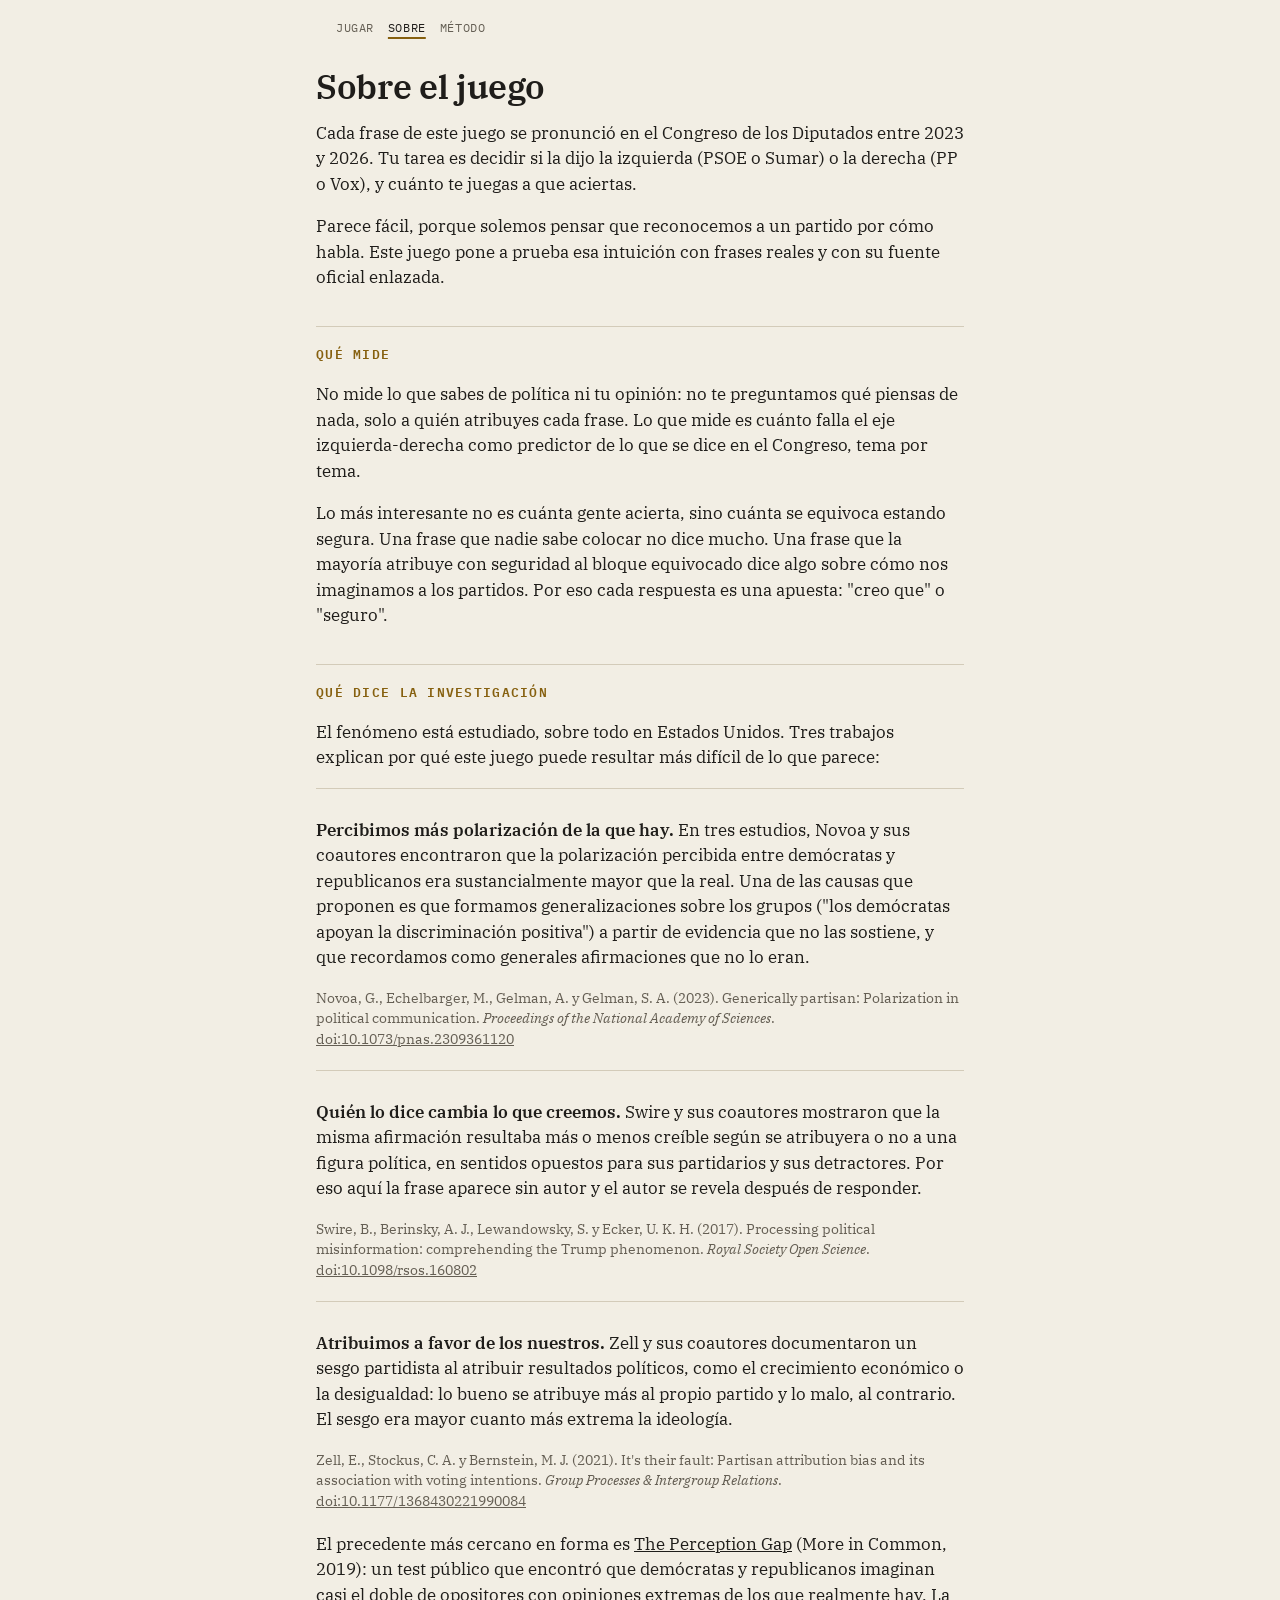
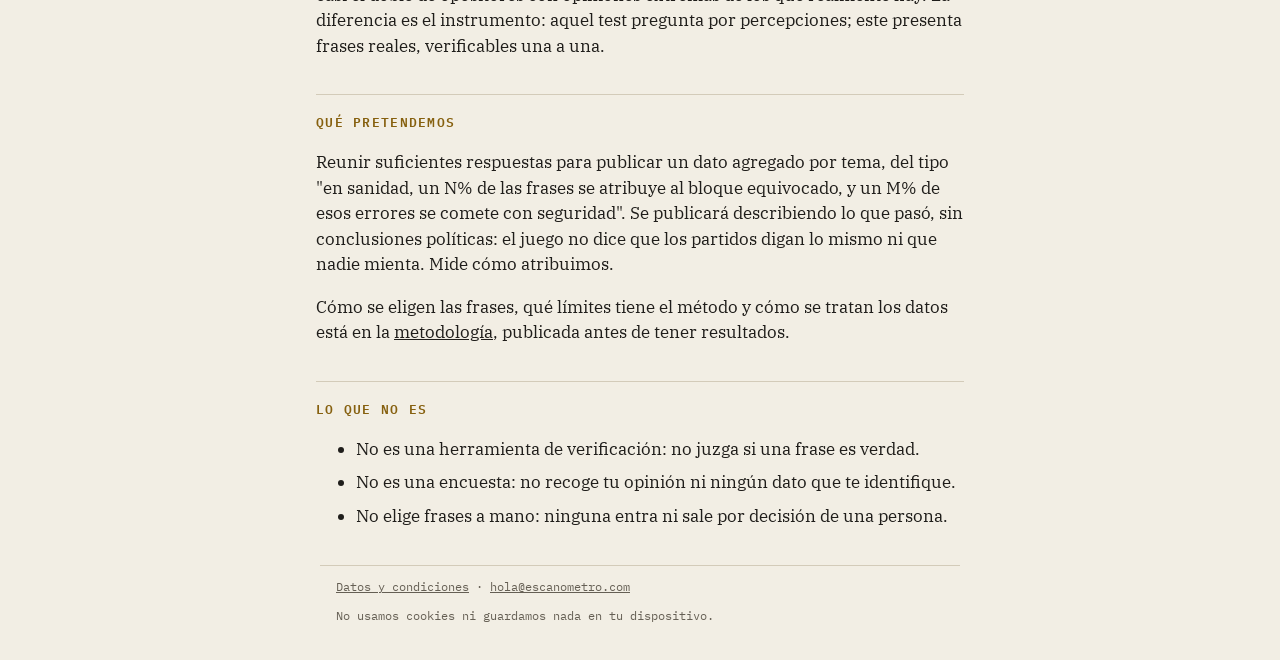
<file: web/sobre.html>
<!doctype html>
<html lang="es">
<head>
  <meta charset="utf-8">
  <meta name="viewport" content="width=device-width, initial-scale=1">
  <link rel="canonical" href="https://escanometro.com/sobre.html">
  <title>Sobre el juego · Escañómetro</title>
  <meta name="description" content="Por qué existe este juego, qué mide y qué dice la investigación sobre cómo atribuimos lo que dicen los partidos.">
  <meta property="og:type" content="website">
  <meta property="og:locale" content="es_ES">
  <meta property="og:site_name" content="Escañómetro">
  <meta property="og:title" content="Escañómetro: ¿lo dijo la izquierda o la derecha?">
  <meta property="og:description" content="Frases reales del Congreso de los Diputados de España. Desliza cada una hacia el bloque que crees que la dijo, apuesta y compruébalo con la fuente oficial.">
  <meta property="og:url" content="https://escanometro.com/sobre.html">
  <meta property="og:image" content="https://escanometro.com/og.png">
  <meta property="og:image:width" content="1200">
  <meta property="og:image:height" content="630">
  <meta property="og:image:alt" content="Escañómetro. Congreso de los Diputados, España. ¿Lo dijo la izquierda o la derecha? Un hemiciclo con un interrogante.">
  <meta name="twitter:card" content="summary_large_image">
  <link rel="stylesheet" href="style.css">
  <link rel="icon" href="/favicon.ico" sizes="48x48">
  <link rel="icon" href="/favicon-96.png" type="image/png" sizes="96x96">
  <link rel="apple-touch-icon" href="apple-touch-icon.png">
  <link rel="manifest" href="manifest.webmanifest">
  <meta name="theme-color" content="#F2EEE4" media="(prefers-color-scheme: light)">
  <meta name="theme-color" content="#171614" media="(prefers-color-scheme: dark)">
</head>
<body>
  <nav class="menu"><a href="./">Jugar</a><a href="sobre.html" aria-current="page">Sobre</a><a href="metodologia.html">Método</a></nav>
  <main class="prosa">
    <h1>Sobre el juego</h1>

    <p>Cada frase de este juego se pronunció en el Congreso de los Diputados entre 2023 y
       2026. Tu tarea es decidir si la dijo la izquierda (PSOE o Sumar) o la derecha (PP o
       Vox), y cuánto te juegas a que aciertas.</p>

    <p>Parece fácil, porque solemos pensar que reconocemos a un partido por cómo habla.
       Este juego pone a prueba esa intuición con frases reales y con su fuente oficial
       enlazada.</p>

    <h2>Qué mide</h2>

    <p>No mide lo que sabes de política ni tu opinión: no te preguntamos qué piensas de
       nada, solo a quién atribuyes cada frase. Lo que mide es cuánto falla el eje
       izquierda-derecha como predictor de lo que se dice en el Congreso, tema por tema.</p>

    <p>Lo más interesante no es cuánta gente acierta, sino cuánta se equivoca estando
       segura. Una frase que nadie sabe colocar no dice mucho. Una frase que la mayoría
       atribuye con seguridad al bloque equivocado dice algo sobre cómo nos imaginamos a
       los partidos. Por eso cada respuesta es una apuesta: "creo que" o "seguro".</p>

    <h2>Qué dice la investigación</h2>

    <p>El fenómeno está estudiado, sobre todo en Estados Unidos. Tres trabajos explican
       por qué este juego puede resultar más difícil de lo que parece:</p>

    <ul class="referencias">
      <li>
        <p><strong>Percibimos más polarización de la que hay.</strong> En tres estudios,
           Novoa y sus coautores encontraron que la polarización percibida entre demócratas
           y republicanos era sustancialmente mayor que la real. Una de las causas que
           proponen es que formamos generalizaciones sobre los grupos ("los demócratas
           apoyan la discriminación positiva") a partir de evidencia que no las sostiene, y
           que recordamos como generales afirmaciones que no lo eran.</p>
        <p class="cita">Novoa, G., Echelbarger, M., Gelman, A. y Gelman, S. A. (2023).
           Generically partisan: Polarization in political communication. <em>Proceedings
           of the National Academy of Sciences</em>.
           <a href="https://doi.org/10.1073/pnas.2309361120">doi:10.1073/pnas.2309361120</a></p>
      </li>
      <li>
        <p><strong>Quién lo dice cambia lo que creemos.</strong> Swire y sus coautores
           mostraron que la misma afirmación resultaba más o menos creíble según se
           atribuyera o no a una figura política, en sentidos opuestos para sus partidarios
           y sus detractores. Por eso aquí la frase aparece sin autor y el autor se revela
           después de responder.</p>
        <p class="cita">Swire, B., Berinsky, A. J., Lewandowsky, S. y Ecker, U. K. H. (2017).
           Processing political misinformation: comprehending the Trump phenomenon.
           <em>Royal Society Open Science</em>.
           <a href="https://doi.org/10.1098/rsos.160802">doi:10.1098/rsos.160802</a></p>
      </li>
      <li>
        <p><strong>Atribuimos a favor de los nuestros.</strong> Zell y sus coautores
           documentaron un sesgo partidista al atribuir resultados políticos, como el
           crecimiento económico o la desigualdad: lo bueno se atribuye más al propio
           partido y lo malo, al contrario. El sesgo era mayor cuanto más extrema la
           ideología.</p>
        <p class="cita">Zell, E., Stockus, C. A. y Bernstein, M. J. (2021). It's their
           fault: Partisan attribution bias and its association with voting intentions.
           <em>Group Processes &amp; Intergroup Relations</em>.
           <a href="https://doi.org/10.1177/1368430221990084">doi:10.1177/1368430221990084</a></p>
      </li>
    </ul>

    <p>El precedente más cercano en forma es <a href="https://perceptiongap.us/">The
       Perception Gap</a> (More in Common, 2019): un test público que encontró que
       demócratas y republicanos imaginan casi el doble de opositores con opiniones
       extremas de los que realmente hay. La diferencia es el instrumento: aquel test
       pregunta por percepciones; este presenta frases reales, verificables una a una.</p>

    <h2>Qué pretendemos</h2>

    <p>Reunir suficientes respuestas para publicar un dato agregado por tema, del tipo
       "en sanidad, un N% de las frases se atribuye al bloque equivocado, y un M% de esos
       errores se comete con seguridad". Se publicará describiendo lo que pasó, sin
       conclusiones políticas: el juego no dice que los partidos digan lo mismo ni que
       nadie mienta. Mide cómo atribuimos.</p>

    <p>Cómo se eligen las frases, qué límites tiene el método y cómo se tratan los datos
       está en la <a href="metodologia.html">metodología</a>, publicada antes de tener
       resultados.</p>

    <h2>Lo que no es</h2>

    <ul>
      <li>No es una herramienta de verificación: no juzga si una frase es verdad.</li>
      <li>No es una encuesta: no recoge tu opinión ni ningún dato que te identifique.</li>
      <li>No elige frases a mano: ninguna entra ni sale por decisión de una persona.</li>
    </ul>
  </main>
  <footer>
    <p><a href="datos.html">Datos y condiciones</a> · <a href="mailto:hola@escanometro.com">hola@escanometro.com</a></p>
    <p>No usamos cookies ni guardamos nada en tu dispositivo.</p>
  </footer>
  <script src="medir.js" defer></script>
</body>
</html>
</file>
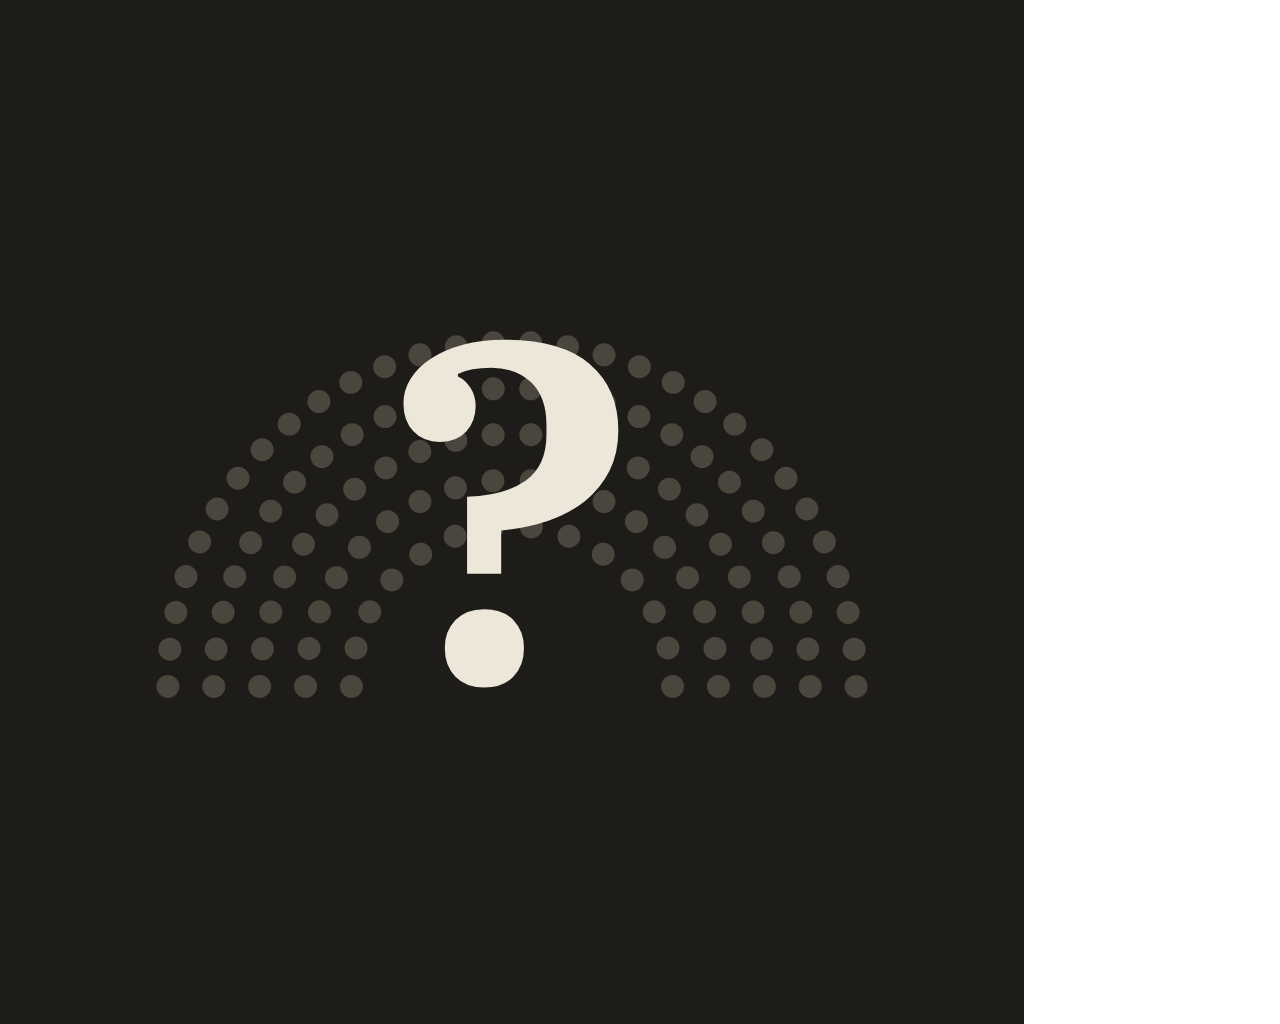
<file: branding/logo/logo.html>
<!doctype html>
<html lang="es"><head><meta charset="utf-8"><title>logo</title>
<!-- Piezas del imagotipo (hemiciclo con interrogante), mismo dibujo que web/app.js (FILAS).
     ?pieza=avatar  -> cuadrado oscuro 1024 px: perfiles de redes e iconos de la app
     ?pieza=firma   -> horizontal 640x168 px (se ve a 320x84): firma de correo
     ?pieza=favicon -> cuadrado 512 px simplificado (una fila de escanos gruesos) para
                       iconos de 16 a 96 px: pestana del navegador y resultados de Google -->
<style>
@font-face { font-family: "Plex Serif"; src: url("../og/ibm-plex-serif-latin-600-normal.woff2"); font-weight: 600; }
@font-face { font-family: "Plex Serif"; src: url("../og/ibm-plex-serif-latin-400-italic.woff2"); font-style: italic; }
@font-face { font-family: "Plex Mono"; src: url("../og/ibm-plex-mono-latin-600-normal.woff2"); font-weight: 600; }
html, body { margin: 0; }
.avatar { width: 1024px; height: 1024px; background: #1E1C19; display: grid; place-items: center; }
.avatar svg { width: 780px; margin-top: -10px; }
.avatar .escano { fill: #4A463E; }
.avatar .int { font: 600 210px "Plex Serif"; fill: #EDE7DA; }
.favicon { width: 512px; height: 512px; background: #1E1C19; display: grid; place-items: center; }
.favicon svg { width: 470px; margin-top: 0; }
.favicon .escano { fill: #8A8478; }
.favicon .int { font: 600 176px "Plex Serif"; fill: #EDE7DA; }
.firma { width: 640px; height: 168px; background: #F2EEE4; display: flex; align-items: center; gap: 26px; padding: 0 30px; box-sizing: border-box; }
.firma svg { width: 150px; flex: none; }
.firma .escano { fill: #B9B09E; }
.firma .int { font: 600 210px "Plex Serif"; fill: #1F1D1A; }
.firma h1 { font: 600 52px/1 "Plex Serif"; color: #1F1D1A; margin: 0; letter-spacing: -0.01em; }
.firma .lema { font: italic 25px/1.2 "Plex Serif"; color: #655F54; margin: 8px 0 0; }
.firma .web { font: 600 19px "Plex Mono"; letter-spacing: 0.12em; text-transform: uppercase; color: #86600F; margin: 10px 0 0; }
</style></head><body>
<script>
const pieza = new URLSearchParams(location.search).get('pieza') || 'avatar';
const N = 'http://www.w3.org/2000/svg';
function imagotipo() {
  const s = document.createElementNS(N, 'svg');
  s.setAttribute('viewBox', pieza === 'favicon' ? '0 0 340 192' : '0 0 340 180');
  const filas = pieza === 'favicon' ? [[150, 9]] : [[150, 30], [130, 26], [110, 22], [90, 18], [70, 14]];
  const radio = pieza === 'favicon' ? 15 : 5;
  for (const [r, n] of filas) for (let k = 0; k < n; k++) {
    const a = Math.PI - Math.PI * k / (n - 1), c = document.createElementNS(N, 'circle');
    c.setAttribute('cx', 170 + r * Math.cos(a)); c.setAttribute('cy', 168 - r * Math.sin(a)); c.setAttribute('r', radio);
    c.setAttribute('class', 'escano'); s.appendChild(c);
  }
  const t = document.createElementNS(N, 'text');
  t.setAttribute('x', 170); t.setAttribute('y', 166); t.setAttribute('text-anchor', 'middle');
  t.setAttribute('class', 'int'); t.textContent = '?'; s.appendChild(t);
  return s;
}
const caja = document.createElement('div');
caja.className = pieza;
caja.appendChild(imagotipo());
if (pieza === 'firma') {
  const txt = document.createElement('div');
  txt.innerHTML = '<h1>Escañómetro</h1><p class="lema">¿Lo dijo la izquierda o la derecha?</p><p class="web">escanometro.com</p>';
  caja.appendChild(txt);
}
document.body.appendChild(caja);
</script></body></html>
</file>
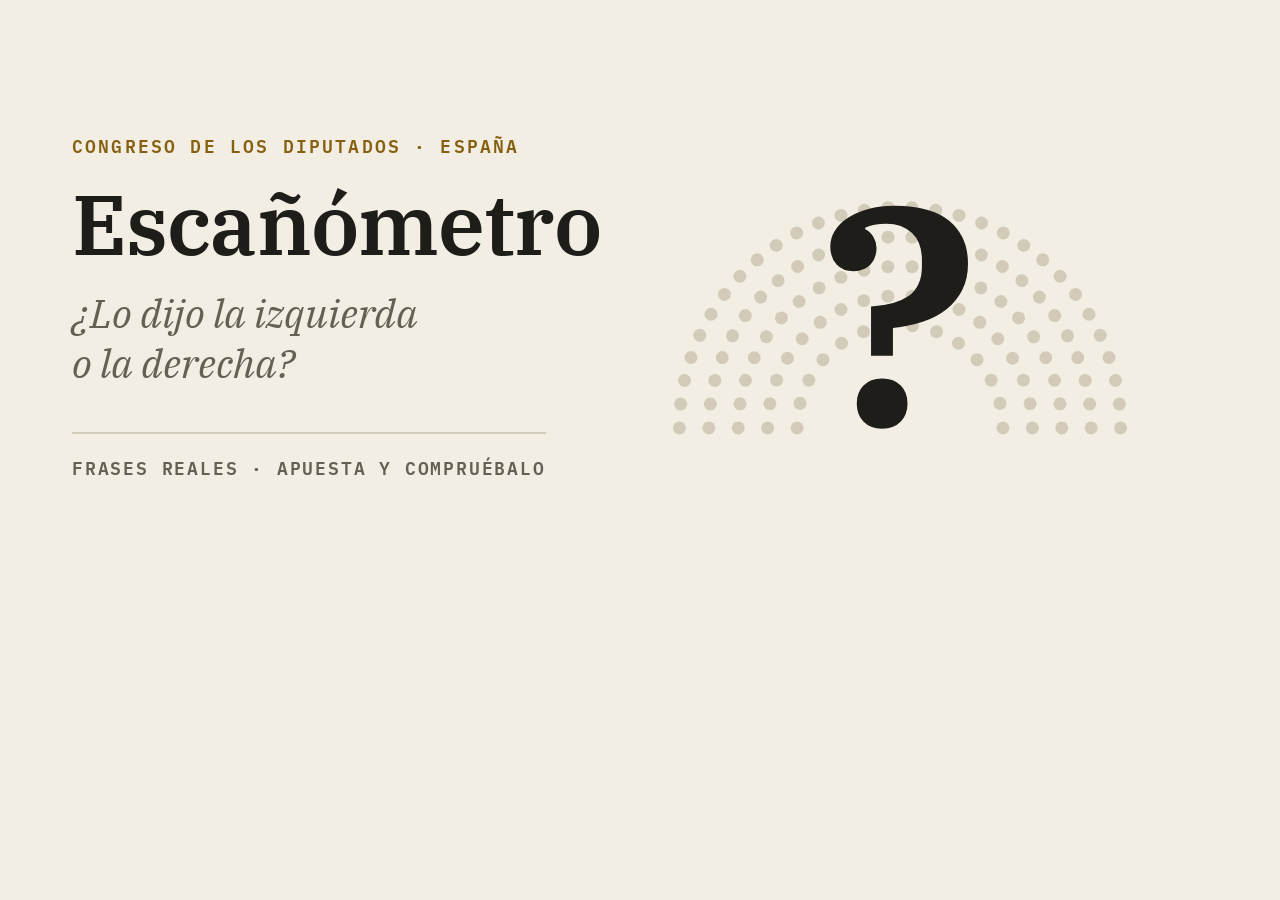
<file: branding/og/og.html>
<!doctype html>
<html lang="es"><head><meta charset="utf-8"><title>og</title>
<style>
@font-face { font-family: "Plex Serif"; src: url("ibm-plex-serif-latin-600-normal.woff2"); font-weight: 600; }
@font-face { font-family: "Plex Serif"; src: url("ibm-plex-serif-latin-400-italic.woff2"); font-style: italic; }
@font-face { font-family: "Plex Mono"; src: url("ibm-plex-mono-latin-600-normal.woff2"); font-weight: 600; }
html, body { margin: 0; }
body { width: 1200px; height: 630px; background: #F2EEE4; color: #1F1D1A; display: grid; grid-template-columns: 640px 1fr; align-items: center; overflow: hidden; }
.izq { padding-left: 72px; }
.rotulo { font: 600 18px "Plex Mono"; letter-spacing: 0.12em; white-space: nowrap; text-transform: uppercase; color: #86600F; margin: 0 0 22px; }
h1 { font: 600 84px/1 "Plex Serif"; margin: 0; letter-spacing: -0.01em; }
.lema { font: italic 40px/1.25 "Plex Serif"; color: #655F54; margin: 22px 0 0; }
.pie { font: 600 18px "Plex Mono"; letter-spacing: 0.1em; text-transform: uppercase; color: #655F54; margin-top: 44px; border-top: 2px solid #D3CBB9; padding-top: 18px; display: inline-block; }
svg { width: 500px; margin-left: 10px; }
.escano { fill: #D3CBB9; } .on { fill: #86600F; }
.int { font: 600 210px "Plex Serif"; fill: #1F1D1A; }
</style></head><body>
<div class="izq">
  <p class="rotulo">Congreso de los Diputados · España</p>
  <h1>Escañómetro</h1>
  <p class="lema">¿Lo dijo la izquierda<br>o la derecha?</p>
  <p class="pie">Frases reales · apuesta y compruébalo</p>
</div>
<svg viewBox="0 0 340 190" id="h"></svg>
<script>
const s=document.getElementById('h'), N='http://www.w3.org/2000/svg';
for (const [r,n] of [[150,30],[130,26],[110,22],[90,18],[70,14]]) for (let k=0;k<n;k++){
  const a=Math.PI-Math.PI*k/(n-1), c=document.createElementNS(N,'circle');
  c.setAttribute('cx',170+r*Math.cos(a)); c.setAttribute('cy',172-r*Math.sin(a)); c.setAttribute('r',4.4);
  c.setAttribute('class','escano'); s.appendChild(c);
}
const t=document.createElementNS(N,'text'); t.setAttribute('x',170); t.setAttribute('y',170); t.setAttribute('text-anchor','middle'); t.setAttribute('class','int'); t.textContent='?'; s.appendChild(t);
</script></body></html>
</file>
<file: web/style.css>
/* Escañómetro. Tokens en branding/escanometro-design-tokens.json.
   Regla de roles: lo que se toca es instrumento (mono, latón, escala);
   lo que se lee es documento (serif, papel, ficha). */

@font-face { font-family: "Plex Serif"; src: url("fonts/ibm-plex-serif-latin-400-normal.woff2") format("woff2"); font-weight: 400; font-display: swap; }
@font-face { font-family: "Plex Serif"; src: url("fonts/ibm-plex-serif-latin-400-italic.woff2") format("woff2"); font-weight: 400; font-style: italic; font-display: swap; }
@font-face { font-family: "Plex Serif"; src: url("fonts/ibm-plex-serif-latin-600-normal.woff2") format("woff2"); font-weight: 600; font-display: swap; }
@font-face { font-family: "Plex Mono"; src: url("fonts/ibm-plex-mono-latin-400-normal.woff2") format("woff2"); font-weight: 400; font-display: swap; }
@font-face { font-family: "Plex Mono"; src: url("fonts/ibm-plex-mono-latin-600-normal.woff2") format("woff2"); font-weight: 600; font-display: swap; }

:root {
  --papel: #F2EEE4;
  --ficha: #FBF8F1;
  --tinta: #1F1D1A;
  --tinta-suave: #655F54;
  --linea: #D3CBB9;
  --laton: #86600F;
  --acierto: #24524C;
  --fallo: #7E4220;
  --sombra: 0 1px 0 rgba(31, 29, 26, 0.08), 0 2px 5px -2px rgba(31, 29, 26, 0.16); /* papel sobre la mesa: borde y sombra corta */
  --doc: "Plex Serif", Georgia, "Times New Roman", serif;
  --ins: "Plex Mono", ui-monospace, "SF Mono", Menlo, monospace;
  --t-aguja: 420ms;
  --t-giro: 560ms;
  --t-sello: 260ms;
}
@media (prefers-color-scheme: dark) {
  :root {
    --papel: #171614;
    --ficha: #211F1B;
    --tinta: #EDE7DA;
    --tinta-suave: #A79F90;
    --linea: #3B372F;
    --laton: #D4A23C;
    --acierto: #7FB8AE;
    --fallo: #D99566;
    --sombra: 0 1px 0 rgba(0, 0, 0, 0.45), 0 2px 6px -2px rgba(0, 0, 0, 0.6);
  }
}

* { box-sizing: border-box; }
[hidden] { display: none !important; }
html { -webkit-text-size-adjust: 100%; }
body {
  margin: 0;
  background: var(--papel);
  color: var(--tinta);
  font: 17px/1.5 var(--doc);
  overflow-x: hidden;
}
main, footer { max-width: 560px; margin: 0 auto; padding: 0 16px; }
a { color: inherit; }
.nota { color: var(--tinta-suave); font-size: 0.88rem; }

/* Menu: rotulos de instrumento. */
.menu {
  max-width: 560px; margin: 0 auto; padding: 14px 16px 0;
  display: flex; align-items: center; gap: 14px; white-space: nowrap;
  font: 0.72rem/1 var(--ins); text-transform: uppercase; letter-spacing: 0.05em;
}
.menu a { color: var(--tinta-suave); text-decoration: none; padding: 8px 0; }
.menu a[aria-current="page"] { color: var(--tinta); }
.sonido { margin-left: auto; border: 0; background: none; color: var(--tinta-suave); font: inherit; letter-spacing: inherit; cursor: pointer; padding: 8px 0; min-height: 36px; }
.sonido[aria-pressed="false"] { text-decoration: line-through; }

/* Teclas: objetos fisicos que se hunden. */
.tecla {
  font: 600 0.82rem/1.15 var(--ins);
  text-transform: uppercase; letter-spacing: 0.04em;
  color: var(--tinta);
  background: var(--ficha);
  border: 1px solid var(--linea);
  border-bottom-width: 4px;
  border-radius: 8px;
  min-height: 48px;
  padding: 8px 10px;
  cursor: pointer;
  transition: transform 80ms ease-out;
}
.tecla:active { transform: translateY(3px); border-bottom-width: 1px; }
.tecla small { display: block; font-weight: 400; font-size: 0.72rem; color: var(--tinta-suave); margin-bottom: 2px; }
.tecla.principal { width: 100%; background: var(--tinta); color: var(--papel); border-color: var(--tinta); border-bottom-color: var(--laton); font-size: 0.92rem; }
.tecla:focus-visible, #tarjeta:focus-visible, .enlace:focus-visible { outline: 2px solid var(--laton); outline-offset: 3px; }
.enlace { border: 0; background: none; color: var(--tinta-suave); text-decoration: underline; font: 0.85rem var(--ins); min-height: 44px; cursor: pointer; }

/* Inicio. */
#inicio { padding-top: 12px; }
.logo { display: block; width: 100%; max-width: 320px; margin: 8px auto 0; }
.logo .escano { fill: var(--linea); }
.logo .interrogante { fill: var(--tinta); font: 600 104px var(--doc); }
h1 { font: 600 2.4rem/1.05 var(--doc); letter-spacing: -0.01em; margin: 0.4rem 0 0; text-align: center; }
.lema { font: italic 1.15rem var(--doc); color: var(--tinta-suave); margin: 0.3rem 0 1.4rem; text-align: center; }
.instrucciones { border-top: 1px solid var(--linea); padding-top: 1rem; margin-bottom: 1.4rem; }
.regla { font: 0.8rem/1.7 var(--ins); letter-spacing: 0.03em; }
.regla span { display: inline-block; min-width: 7.5em; color: var(--laton); font-weight: 600; }

/* Visor: la linea de lectura del instrumento. */
.visor {
  display: flex; justify-content: space-between; gap: 12px;
  font: 600 0.75rem/1 var(--ins); text-transform: uppercase; letter-spacing: 0.08em;
  color: var(--tinta-suave);
  border-bottom: 1px solid var(--linea);
  padding: 14px 0 8px;
}
#lectura { color: var(--tinta); }
#lectura.activa { color: var(--laton); }

/* Medidor: el hemiciclo de escanos es la escala. */
.medidor { display: block; width: 100%; max-width: 380px; margin: 4px auto 10px; overflow: visible; }
.medidor .escano { fill: var(--linea); transition: fill 90ms linear; }
.medidor .escano.encendido { fill: var(--laton); }
.medidor .rotulo { font: 600 9px var(--ins); letter-spacing: 0.08em; fill: var(--tinta-suave); }
.medidor .rotulo.zona { font-weight: 400; font-size: 7.5px; }
.aguja { transform-origin: 170px 176px; transform: rotate(0deg); }
.aguja line { stroke: var(--laton); stroke-width: 2.5; stroke-linecap: round; }
.aguja circle { fill: var(--tinta); }
.aguja.suelta { transition: transform var(--t-aguja) cubic-bezier(0.34, 1.45, 0.64, 1); }
.aguja.reposo { animation: respira 3.2s ease-in-out infinite; }
@keyframes respira { 0%, 100% { transform: rotate(-1.2deg); } 50% { transform: rotate(1.2deg); } }

/* Ficha: el documento. Dos caras. */
#tarjeta { perspective: 1200px; touch-action: pan-y; user-select: none; -webkit-user-select: none; transition: transform 0.18s ease-out; cursor: grab; }
#tarjeta:active { cursor: grabbing; }
#giro { position: relative; min-height: 300px; transform-style: preserve-3d; transition: transform var(--t-giro) cubic-bezier(0.45, 0, 0.2, 1); }
#giro.girada { transform: rotateY(180deg); }
.cara {
  position: absolute; inset: 0;
  -webkit-backface-visibility: hidden; backface-visibility: hidden;
  background: var(--ficha);
  border: 1px solid var(--linea);
  border-radius: 6px;
  box-shadow: var(--sombra);
  padding: 18px 20px;
  display: flex; flex-direction: column;
  overflow: hidden;
}
/* Papel pautado muy tenue: ficha de archivo. */
.cara::before {
  content: ""; position: absolute; inset: 0; pointer-events: none; opacity: 0.5;
  background: repeating-linear-gradient(to bottom, transparent 0 27px, color-mix(in srgb, var(--linea) 45%, transparent) 27px 28px);
}
.dorso { transform: rotateY(180deg); }
.ficha-cab, .ficha-pie {
  position: relative; display: flex; justify-content: space-between; gap: 8px;
  font: 600 0.72rem/1 var(--ins); text-transform: uppercase; letter-spacing: 0.08em; color: var(--tinta-suave);
}
.ficha-cab { border-bottom: 1px solid var(--linea); padding-bottom: 10px; }
.ficha-pie { margin-top: auto; padding-top: 10px; font-weight: 400; }
.frase {
  position: relative; margin: 18px 0 12px; padding: 0 0 0 0.45em;
  font: 400 1.32rem/1.42 var(--doc); text-indent: -0.45em; hanging-punctuation: first;
}
.registro { position: relative; display: grid; grid-template-columns: auto 1fr; gap: 6px 14px; margin: 16px 0 12px; font-size: 1rem; }
.registro dt { font: 600 0.72rem/1.8 var(--ins); text-transform: uppercase; letter-spacing: 0.08em; color: var(--tinta-suave); }
.registro dd { margin: 0; }
.fuente { position: relative; margin-top: auto; font: 600 0.78rem var(--ins); letter-spacing: 0.01em; color: var(--laton); }
.sello {
  position: absolute; right: 18px; bottom: 52px;
  font: 600 1rem/1 var(--ins); letter-spacing: 0.14em; text-transform: uppercase;
  padding: 7px 10px 6px; border: 2.5px double currentColor; border-radius: 4px;
  transform: rotate(-7deg); opacity: 0;
}
.sello.acierto { color: var(--acierto); }
.sello.fallo { color: var(--fallo); }
#giro.girada .sello { animation: sella var(--t-sello) cubic-bezier(0.16, 1, 0.3, 1) var(--t-giro) forwards; }
@keyframes sella { from { opacity: 0; transform: rotate(-7deg) scale(1.6); } to { opacity: 0.92; transform: rotate(-7deg) scale(1); } }

/* Teclas de ordenador en relieve: la misma familia que las teclas del aparato. */
kbd {
  display: inline-flex; align-items: center; justify-content: center;
  min-width: 26px; height: 26px; padding: 0 6px;
  font: 600 0.78rem/1 var(--ins); color: var(--tinta);
  background: linear-gradient(to bottom, var(--ficha), color-mix(in srgb, var(--ficha) 88%, var(--linea)));
  border: 1px solid var(--linea); border-bottom-width: 3px; border-radius: 5px;
  box-shadow: inset 0 1px 0 rgba(255, 255, 255, 0.6), 0 1px 2px rgba(31, 29, 26, 0.12);
  text-transform: none;
}
kbd.ancha { padding: 0 8px; }
kbd.pulsada, .tecla.pulsada { transform: translateY(2px); border-bottom-width: 1px; }
.teclado { display: grid; grid-template-columns: repeat(4, 1fr); gap: 8px; margin-top: 16px; }
#revelacion { margin-top: 16px; }
.teclas-ayuda { display: none; }
.pista-gesto { text-align: center; font: 600 0.72rem var(--ins); letter-spacing: 0.05em; color: var(--laton); margin: 12px 0 -4px; }
/* Demostracion del gesto en tactil: la ficha se balancea una vez. */
#tarjeta.demo { animation: demo 2.2s cubic-bezier(0.45, 0, 0.2, 1) 0.5s 1; }
@keyframes demo {
  0%, 100% { transform: none; }
  20% { transform: translateX(-34px) rotate(-1.6deg); }
  45% { transform: translateX(-8px) rotate(-0.3deg); }
  65% { transform: translateX(34px) rotate(1.6deg); }
  85% { transform: translateX(6px) rotate(0.2deg); }
}
@media (pointer: fine) { .pista-gesto { display: none !important; } }
.terminar { text-align: center; margin: 6px 0 0; }

/* Final: el marcador del instrumento. */
.marcador { display: grid; grid-template-columns: repeat(3, 1fr); gap: 1px; background: var(--linea); border: 1px solid var(--linea); border-radius: 6px; overflow: hidden; margin: 18px 0 14px; }
.marcador > div { background: var(--ficha); padding: 12px 10px; display: flex; flex-direction: column; gap: 4px; }
.etq { font: 600 0.72rem var(--ins); text-transform: uppercase; letter-spacing: 0.08em; color: var(--tinta-suave); }
.cifra { font: 600 1.9rem/1 var(--ins); }
.tira { display: flex; justify-content: center; align-items: center; gap: 12px; margin: 8px 0 4px; }
.tira .punto { width: 12px; height: 12px; --fondo-punto: var(--papel); }
.resumen { font-size: 1.1rem; }
.acciones { display: grid; grid-template-columns: 1fr 1fr; gap: 10px; margin-top: 8px; }
.acciones .tecla.principal { width: auto; }

footer { margin-top: 36px; padding-bottom: 24px; border-top: 1px solid var(--linea); }
footer p { font: 0.72rem/1.5 var(--ins); color: var(--tinta-suave); }

/* Paginas de texto: documento puro. */
.prosa { max-width: 680px; padding-top: 8px; }
.prosa h1 { text-align: left; font-size: 2.1rem; margin-top: 1.2rem; }
.prosa h2 { font: 600 0.8rem var(--ins); text-transform: uppercase; letter-spacing: 0.1em; color: var(--laton); margin-top: 2.2rem; border-top: 1px solid var(--linea); padding-top: 1rem; }
.prosa li { margin-bottom: 0.5rem; }
.prosa table { border-collapse: collapse; width: 100%; font-size: 0.95rem; }
.prosa th, .prosa td { text-align: left; border-bottom: 1px solid var(--linea); padding: 6px 8px 6px 0; }
.prosa th { font: 600 0.72rem var(--ins); text-transform: uppercase; letter-spacing: 0.06em; color: var(--tinta-suave); }
.prosa code { font: 0.82em var(--ins); overflow-wrap: anywhere; }
.referencias { padding-left: 0; list-style: none; }
.referencias li { border-top: 1px solid var(--linea); padding-top: 12px; margin-bottom: 1.25rem; }
.cita { color: var(--tinta-suave); font-size: 0.86rem; }
.destacado { font-style: italic; font-size: 1.1rem; color: var(--tinta); border-top: 1px solid var(--laton); border-bottom: 1px solid var(--laton); padding: 12px 0; }

/* Escritorio: el mismo instrumento, mas grande, con teclado. */
@media (min-width: 900px) and (pointer: fine) {
  main, footer, .menu { max-width: 640px; }
  .prosa { max-width: 680px; }
  #giro { min-height: 320px; }
  .frase { font-size: 1.5rem; }
  .teclas-ayuda { display: flex; justify-content: center; flex-wrap: wrap; gap: 6px 18px; font: 0.78rem/1 var(--ins); letter-spacing: 0.02em; color: var(--tinta-suave); margin: 16px 0 0; }
  .teclas-ayuda span { display: inline-flex; align-items: center; gap: 4px; }
}

@media (prefers-reduced-motion: reduce) {
  #giro, #tarjeta, .aguja.suelta { transition: none; }
  .aguja.reposo { animation: none; }
  #tarjeta.demo { animation: none; }
  #giro.girada .sello { animation: none; opacity: 0.92; }
}

/* === P1: espacio y lectura en movil === */
/* Objetivo medido en 375x667: "Empezar", la ficha y las teclas de apuesta sin scroll.
   Las alturas usan svh (con vh de reserva) para encoger tambien con las barras de Safari. */

/* Portada minima: logo, titulo, lema, una linea y "Empezar". Las reglas, plegadas debajo. */
#inicio { padding-top: 4px; }
#inicio .logo {
  width: auto; max-width: 100%; aspect-ratio: 340 / 190; margin: 4px auto 0;
  height: clamp(96px, 26vh, 179px);
  height: clamp(96px, 26svh, 179px);
}
#inicio h1 { margin-top: 0.25rem; }
#inicio .lema { margin: 0.2rem 0 0.7rem; }
.entrada { font-size: 0.95rem; line-height: 1.45; color: var(--tinta-suave); text-align: center; margin: 0 0 0.35rem; text-wrap: balance; }
.leyenda { font: 600 0.8rem/1.4 var(--ins); letter-spacing: 0.02em; color: var(--tinta-suave); text-align: center; margin: 0 0 1rem; text-wrap: balance; }
.como { margin-top: 6px; }
.como summary {
  display: flex; align-items: center; justify-content: center; gap: 8px; min-height: 44px;
  list-style: none; cursor: pointer;
  font: 600 0.72rem/1 var(--ins); text-transform: uppercase; letter-spacing: 0.06em; color: var(--tinta-suave);
}
.como summary::-webkit-details-marker { display: none; }
.como summary::after { content: "+"; content: "+" / ""; color: var(--laton); font-size: 0.95rem; }
.como[open] summary::after { content: "−"; content: "−" / ""; }
.como summary:focus-visible { outline: 2px solid var(--laton); outline-offset: 2px; border-radius: 4px; }
.como-texto { border-top: 1px solid var(--linea); padding-top: 0.8rem; font-size: 0.95rem; }
.como-texto p { margin: 0 0 0.8rem; }

/* La pista del gesto va debajo de las teclas: al ocultarse no mueve "Siguiente". */
.pista-gesto { margin: 10px 0 0; text-wrap: balance; }

/* Reverso: la frase, pequena y en cursiva, encima del registro. Si no cabe, cede ella
   (se recorta) y nunca el enlace a la fuente. */
.dorso { padding: 16px 20px; }
.frase-dorso {
  position: relative; flex: 0 1 auto; min-height: 2.8em; overflow: hidden;
  display: -webkit-box; -webkit-box-orient: vertical; -webkit-line-clamp: 3;
  margin: 10px 0 0; padding: 0 0 0 0.4em; text-indent: -0.4em;
  font: italic 400 0.8rem/1.38 var(--doc); color: var(--tinta-suave);
}
.dorso .registro { margin: 10px 0 6px; gap: 3px 14px; align-items: baseline; font-size: 0.92rem; line-height: 1.35; }
.dorso .registro dt { line-height: 1.8; }
/* Zona tactil de 44 px para el enlace a la fuente sin cambiar su aspecto. */
.fuente::after { content: ""; position: absolute; inset: -14px -6px; }

/* Pantallas bajas: medidor mas pequeno, menos margenes, ficha a la medida. */
@media (max-height: 740px) {
  .menu { padding-top: 6px; }
  #juego .visor { padding: 8px 0 6px; }
  .medidor {
    width: auto; aspect-ratio: 340 / 196; margin: 2px auto 4px;
    height: clamp(88px, 19vh, 132px);
    height: clamp(88px, 19svh, 132px);
  }
  .medidor .rotulo { font-size: 15px; } /* compensa la escala: sigue en unos 9 px */
  #giro {
    min-height: clamp(258px, 44vh, 300px);
    min-height: clamp(258px, 44svh, 300px);
  }
  .cara { padding: 12px 16px; }
  .ficha-cab { padding-bottom: 8px; }
  .ficha-pie { padding-top: 8px; }
  .frase { font-size: 1.15rem; line-height: 1.36; margin: 10px 0 8px; }
  .frase-dorso { margin-top: 8px; }
  .dorso .registro { margin: 8px 0 4px; gap: 2px 12px; font-size: 0.88rem; }
  .sello { right: 14px; bottom: 42px; }
  .teclado, #revelacion { margin-top: 8px; }
  .pista-gesto { margin-top: 8px; }
}

/* === P2: progreso, avance y repaso === */
.solo-lector { position: absolute; width: 1px; height: 1px; overflow: hidden; clip-path: inset(50%); white-space: nowrap; }

/* Progreso: diez escanos engastados en la regla del visor, del tamano de los de la escala.
   Pendiente apagado, actual en laton; respondido: lleno acierto, hueco fallo, anillo = seguro.
   Fuera del flujo: no anade altura al visor. */
#juego .visor { position: relative; }
.progreso {
  position: absolute; left: 50%; bottom: -0.5px; transform: translate(-50%, 50%);
  display: flex; align-items: center; gap: 8px;
  margin: 0; padding: 0 6px; list-style: none;
  background: var(--papel); /* corta la regla: los puntos sustituyen ese tramo */
}
.punto {
  --fondo-punto: var(--papel);
  display: inline-block; flex: none; position: relative;
  width: 7px; height: 7px; border-radius: 50%;
  background: var(--linea); color: var(--linea);
}
.punto.actual { background: var(--laton); transform: scale(1.3); }
.punto.acierto { background: var(--acierto); color: var(--acierto); }
.punto.fallo { background: transparent; color: var(--fallo); box-shadow: inset 0 0 0 1.5px var(--fallo); }
.punto.seguro { box-shadow: 0 0 0 1.5px var(--fondo-punto), 0 0 0 2.75px currentColor; }
.punto.fallo.seguro { box-shadow: inset 0 0 0 1.5px var(--fallo), 0 0 0 1.5px var(--fondo-punto), 0 0 0 2.75px currentColor; }
.punto.recien { animation: punto-sella var(--t-sello) cubic-bezier(0.16, 1, 0.3, 1); }
@keyframes punto-sella { from { opacity: 0; transform: scale(2.2); } to { opacity: 1; transform: scale(1); } }

/* Avance: la ficha girada se toca para pasar a la siguiente. */
#tarjeta.avanzable, #tarjeta.avanzable:active { cursor: pointer; }

/* Repaso: las frases de la partida en miniatura. Lo que se lee, en serif; la apuesta, en mono. */
.repaso { margin-top: 28px; }
.repaso-titulo {
  font: 600 0.72rem/1 var(--ins); text-transform: uppercase; letter-spacing: 0.1em; color: var(--tinta-suave);
  margin: 0 0 12px; padding-bottom: 8px; border-bottom: 1px solid var(--linea);
}
.repaso-lista { list-style: none; margin: 0; padding: 0; display: grid; gap: 8px; }
.repaso-item {
  background: var(--ficha); border: 1px solid var(--linea); border-radius: 6px;
  padding: 10px 14px 0;
}
.repaso-item .punto { --fondo-punto: var(--ficha); }
.repaso-cab, .repaso-pie {
  display: flex; align-items: center; gap: 8px;
  font: 600 0.72rem/1.25 var(--ins); text-transform: uppercase; letter-spacing: 0.08em; color: var(--tinta-suave);
}
.repaso-resultado { margin-left: auto; text-align: right; }
.repaso-resultado.acierto { color: var(--acierto); }
.repaso-resultado.fallo { color: var(--fallo); }
.repaso-frase {
  margin: 8px 0 4px; padding-left: 0.45em; text-indent: -0.45em;
  font: 400 0.98rem/1.4 var(--doc);
  display: -webkit-box; -webkit-box-orient: vertical; -webkit-line-clamp: 3; line-clamp: 3; overflow: hidden;
}
.repaso-autor { margin: 0; font: 0.86rem/1.4 var(--doc); color: var(--tinta-suave); }
.repaso-pie { flex-wrap: wrap; justify-content: space-between; gap: 0 12px; font-weight: 400; }
.repaso-fuente {
  display: inline-flex; align-items: center; min-height: 44px; margin-left: auto; padding: 0 2px;
  color: var(--laton); font-weight: 600;
}
.repaso-fuente:focus-visible { outline: 2px solid var(--laton); outline-offset: 2px; }
/* Fallo estando seguro: la ficha que mas dice. Sale del fichero con borde doble y sello, sin rojo. */
.repaso-item.fallo-seguro { border: 2.5px double var(--fallo); box-shadow: var(--sombra); }
.repaso-item.fallo-seguro .repaso-resultado {
  border: 2px double currentColor; border-radius: 3px; padding: 3px 6px 2px; transform: rotate(-3deg);
}

@media (prefers-reduced-motion: reduce) {
  .punto.recien { animation: none; }
}

/* === P3: botones, errores y accesibilidad === */

/* Teclas de apuesta: arriba la confianza con su flecha (simple = creo que, doble = seguro),
   abajo el bloque entero. Cuentas a 375 px: main 343 px, 3 huecos de 8 => columna de
   79,75 px; menos 2 de borde y 2 x 4 de relleno quedan 69,75 px. Plex Mono avanza 0,6 em:
   "IZQUIERDA" (9) a 12 px (3,2vw) = 64,8 px; "‹ CREO QUE" (9 + 0,2 em) a 10,9 px = 60,9 px.
   A 320 px tambien cabe (56 px utiles: 55,3 y 52,0). Solo se toca el relleno lateral y el
   cuerpo de letra baja: la tecla no crece (49,3 px a 375 frente a 50,6 de antes). */
#botones-lado .tecla {
  padding-left: 4px; padding-right: 4px; min-width: 0;
  font-size: clamp(0.625rem, 3.2vw, 0.82rem); letter-spacing: 0;
  overflow-wrap: anywhere;
}
#botones-lado .tecla small { font-size: clamp(0.69rem, 3vw, 0.74rem); letter-spacing: 0; }
#botones-lado .flecha { color: var(--tinta); font-weight: 600; }
#botones-lado .tecla[data-lado="IZQ"] .flecha { margin-right: 0.2em; }
#botones-lado .tecla[data-lado="DER"] .flecha { margin-left: 0.2em; }

/* Error de carga: rotulo de instrumento y texto de documento, sin dramatismo. */
.error-catalogo {
  margin: 0 0 1.4rem; padding: 14px 16px 16px;
  background: var(--ficha); border: 1px solid var(--laton); border-radius: 6px;
}
.error-rotulo { margin: 0 0 6px; font: 600 0.72rem/1.2 var(--ins); text-transform: uppercase; letter-spacing: 0.08em; color: var(--tinta); }
.error-texto { margin: 0 0 14px; }

/* Solo para lectores de pantalla (anuncio del veredicto y de errores). */
.solo-lector {
  position: absolute; width: 1px; height: 1px; margin: -1px; padding: 0; border: 0;
  overflow: hidden; clip: rect(0 0 0 0); clip-path: inset(50%); white-space: nowrap;
}

/* Foco visible en todo lo que se toca, no solo en las teclas. */
a:focus-visible, button:focus-visible, [tabindex]:focus-visible { outline: 2px solid var(--laton); outline-offset: 3px; }
/* Los puntos de llegada del foco (tabindex -1) no son controles: sin anillo. */
[tabindex="-1"]:focus { outline: none; }

/* Pagina actual del menu: no solo por color. */
.menu a[aria-current="page"] {
  text-decoration: underline; text-decoration-thickness: 2px;
  text-underline-offset: 5px; text-decoration-color: var(--laton);
}

/* Foco de la ficha (se enfoca por programa en cada frase): visible solo con teclado. */
body:not(.con-teclado) #tarjeta:focus,
body:not(.con-teclado) #tarjeta:focus-visible,
body:not(.con-teclado) #siguiente:focus-visible { outline: none; }

/* === Retrato en el reverso: imagen oficial del Congreso, sin alterar === */
.registro-fila { position: relative; display: flex; align-items: flex-start; gap: 12px; }
.registro-fila .registro { flex: 1; min-width: 0; }
.retrato { margin: 10px 0 0; flex: none; text-align: center; }
.retrato img { display: block; width: 62px; height: 82px; object-fit: cover; border: 1px solid var(--linea); border-radius: 3px; background: var(--papel); }
.retrato figcaption { font: 0.7rem/1.3 var(--ins); text-transform: uppercase; letter-spacing: 0.04em; color: var(--tinta-suave); margin-top: 3px; }
@media (max-height: 740px) {
  .retrato img { width: 50px; height: 66px; }
  .retrato { margin-top: 8px; }
}

/* === Aviso de error (dialogo anonimo) === */
.dorso-pie { position: relative; margin-top: auto; display: flex; flex-wrap: wrap; align-items: center; justify-content: space-between; gap: 4px 12px; }
.dorso-pie .fuente { margin-top: 0; }
.aviso-enlace { min-height: 32px; padding: 0; font-size: 0.72rem; }
.dialogo { border: 1px solid var(--linea); border-radius: 8px; background: var(--ficha); color: var(--tinta); padding: 18px 20px; max-width: min(440px, calc(100vw - 32px)); box-shadow: var(--sombra); }
.dialogo::backdrop { background: rgba(23, 22, 20, 0.45); }
.dialogo h2 { font: 600 0.82rem var(--ins); text-transform: uppercase; letter-spacing: 0.08em; color: var(--laton); margin: 0 0 6px; }
.dialogo fieldset { border: 0; padding: 0; margin: 12px 0; display: grid; gap: 8px; }
.dialogo legend { font: 600 0.72rem var(--ins); text-transform: uppercase; letter-spacing: 0.06em; color: var(--tinta-suave); margin-bottom: 6px; }
.dialogo label { display: flex; gap: 8px; align-items: center; min-height: 32px; }
.dialogo .campo { display: grid; gap: 6px; font-size: 0.85rem; color: var(--tinta-suave); }
.dialogo textarea { font: 1rem var(--doc); color: var(--tinta); background: var(--papel); border: 1px solid var(--linea); border-radius: 6px; padding: 8px; resize: vertical; }
.dialogo input[type="radio"] { accent-color: var(--laton); width: 18px; height: 18px; }

/* === Titulo de la partida: un sello de archivo sobre como apuestas === */
.titulo-final { text-align: center; margin: 18px 0 4px; }
.titulo-sello {
  display: inline-block; margin: 0;
  font: 600 1.05rem/1 var(--ins); letter-spacing: 0.12em; text-transform: uppercase; color: var(--laton);
  padding: 9px 14px 8px; border: 2.5px double currentColor; border-radius: 4px; transform: rotate(-3deg);
  animation: sella-titulo var(--t-sello) cubic-bezier(0.16, 1, 0.3, 1) 120ms both;
}
@keyframes sella-titulo { from { opacity: 0; transform: rotate(-3deg) scale(1.6); } to { opacity: 1; transform: rotate(-3deg) scale(1); } }
.titulo-texto { font: italic 1.05rem var(--doc); color: var(--tinta-suave); margin: 10px 0 0; }
@media (prefers-reduced-motion: reduce) { .titulo-sello { animation: none; } }

/* Sello dentro de la fila del registro: estampado junto al retrato, como en un
   expediente. Nunca tapa el enlace a la fuente. */
.registro-fila .sello { top: 64px; bottom: auto; right: -8px; font-size: 0.9rem; padding: 6px 8px 5px; z-index: 1; }
@media (max-height: 740px) { .registro-fila .sello { top: 52px; bottom: auto; right: -8px; } }
.retrato.vacio::before {
  content: ""; display: block; width: 62px; height: 82px; border: 1px dashed var(--linea); border-radius: 3px;
  background: radial-gradient(circle at 50% 40%, var(--linea) 0 9px, transparent 10px), var(--papel);
}
.retrato.vacio figcaption { max-width: 62px; margin-inline: auto; }
@media (max-height: 740px) { .retrato.vacio::before { width: 50px; height: 66px; } }

/* === Estetica empujada (2026-10-05): el instrumento parece un instrumento y la
   ficha, una ficha de archivo. Sin colores nuevos: placa oscura, laton y papel. === */
:root { --placa: #1E1C19; --placa-escano: #4A463E; --placa-rotulo: #B9B09E; --laton-vivo: #D9A93F; }
@media (prefers-color-scheme: dark) { :root { --placa: #0F0E0C; --placa-escano: #3B372F; } }
.esfera {
  position: relative; max-width: 380px; margin: 8px auto 14px; padding: 12px 14px 8px;
  background: var(--placa);
  border: 2px solid var(--laton); border-radius: 190px 190px 12px 12px / 170px 170px 12px 12px;
  box-shadow: inset 0 3px 10px rgba(0, 0, 0, 0.55), 0 1px 0 rgba(255, 255, 255, 0.35);
}
.esfera .medidor { margin: 0 auto; }
.esfera .escano { fill: var(--placa-escano); }
.esfera .escano.encendido { fill: var(--laton-vivo); }
.esfera .rotulo { fill: var(--placa-rotulo); }
.esfera .marca { stroke: #5C574D; stroke-width: 1; }
.esfera .marca.umbral { stroke: var(--laton-vivo); stroke-width: 1.6; }
.esfera .aguja line { stroke: var(--laton-vivo); stroke-width: 2.8; }
.esfera .aguja circle { fill: #EDE7DA; stroke: var(--laton); stroke-width: 2; }
.placa {
  margin: 0; text-align: center; color: var(--placa-rotulo);
  font: 600 0.72rem/1 var(--ins); text-transform: uppercase; letter-spacing: 0.22em;
}
/* Barrido: al acertar, los escanos del lado se encienden de dentro afuera. */
.esfera .escano.barrido { fill: var(--laton-vivo); transition: fill 120ms ease-out; }

/* Pestana de archivador con el tema, por encima de la ficha. */
#tarjeta { padding-top: 22px; }
.pestana {
  position: absolute; top: 0; left: 18px; z-index: 2;
  height: 23px; padding: 5px 12px 0;
  background: var(--ficha); border: 1px solid var(--linea); border-bottom: 0; border-radius: 7px 7px 0 0;
  font: 600 0.72rem/1 var(--ins); text-transform: uppercase; letter-spacing: 0.12em; color: var(--laton);
}
@media (max-height: 740px) {
  .esfera { padding: 8px 10px 5px; margin: 4px auto 8px; max-width: 250px; }
  .placa { font-size: 0.7rem; letter-spacing: 0.16em; margin-top: 3px; }
  #tarjeta { padding-top: 20px; }
}

/* Esfera sin bisel de linea (Alejandro, 2026-10-05): la placa se define por su fondo. */
.esfera { border: 0; box-shadow: inset 0 3px 12px rgba(0, 0, 0, 0.6); }

/* === Reto diario === */
.reto-boton { display: flex; flex-direction: column; align-items: center; gap: 4px; padding: 12px 10px; }
.reto-boton small { color: var(--laton-vivo, var(--laton)); font-size: 0.74rem; margin: 0; letter-spacing: 0.08em; }
/* En oscuro la tecla principal es clara: el laton vivo da 1,76:1. Laton tostado, 5,33:1. */
@media (prefers-color-scheme: dark) { .reto-boton small { color: #7A570D; } }
.reto-explica { text-align: center; font-size: 0.92rem; color: var(--tinta-suave); margin: 8px 0 12px; }
.libre-boton { width: 100%; background: transparent; }
.manana { text-align: center; font: 600 0.78rem var(--ins); letter-spacing: 0.04em; color: var(--laton); }

/* === Marcador en directo: la variacion asoma y se desvanece === */
.marcador-vivo { position: relative; color: var(--tinta); }
.marcador-vivo::after {
  content: attr(data-cambio); position: absolute; left: 100%; top: 0; margin-left: 6px;
  opacity: 0; pointer-events: none; font-weight: 600;
}
.marcador-vivo.sube::after { color: var(--acierto); animation: cambio 900ms cubic-bezier(0.16, 1, 0.3, 1); }
.marcador-vivo.baja::after { color: var(--fallo); animation: cambio 900ms cubic-bezier(0.16, 1, 0.3, 1); }
@keyframes cambio { 0% { opacity: 0; transform: translateY(4px); } 25% { opacity: 1; transform: none; } 100% { opacity: 0; transform: translateY(-6px); } }
@media (prefers-reduced-motion: reduce) { .marcador-vivo::after { animation: none !important; } }

.guardar-imagen { display: block; margin: 8px auto 0; }

/* === Tu sorpresa: una frase, elegida por el fallo del jugador === */
.sorpresa { margin: 22px 0 6px; padding: 16px 18px; background: var(--ficha); border: 1px solid var(--linea); border-radius: 6px; }
.sorpresa-rotulo { margin: 0 0 6px; font: 600 0.74rem var(--ins); text-transform: uppercase; letter-spacing: 0.1em; color: var(--laton); }
.sorpresa-texto { margin: 0 0 12px; font: italic 1.02rem/1.45 var(--doc); }
.sorpresa .tecla { width: 100%; }
.sorpresa .tecla:disabled { opacity: 0.5; cursor: not-allowed; }

/* === Lectura por tema y bloque (2.5) === */
.por-tema { margin: 18px 0 8px; padding: 14px 18px; background: var(--ficha); border: 1px solid var(--linea); border-radius: 6px; }
.por-tema-rotulo { margin: 0 0 8px; font: 600 0.74rem var(--ins); text-transform: uppercase; letter-spacing: 0.1em; color: var(--laton); }
.por-tema-filas { list-style: none; margin: 0; padding: 0; }
.por-tema-fila { display: grid; grid-template-columns: 1fr auto auto; gap: 12px; align-items: baseline; padding: 4px 0; border-bottom: 1px dotted var(--linea); font: 0.95rem var(--doc); }
.por-tema-fila:last-child { border-bottom: 0; }
.por-tema-marcas { font: 0.8rem var(--ins); letter-spacing: 0.15em; color: var(--tinta-suave); }
.por-tema-cifra { font: 600 0.85rem var(--ins); }
.por-tema-frase { margin: 10px 0 0; font: italic 1rem/1.4 var(--doc); }
</file>
